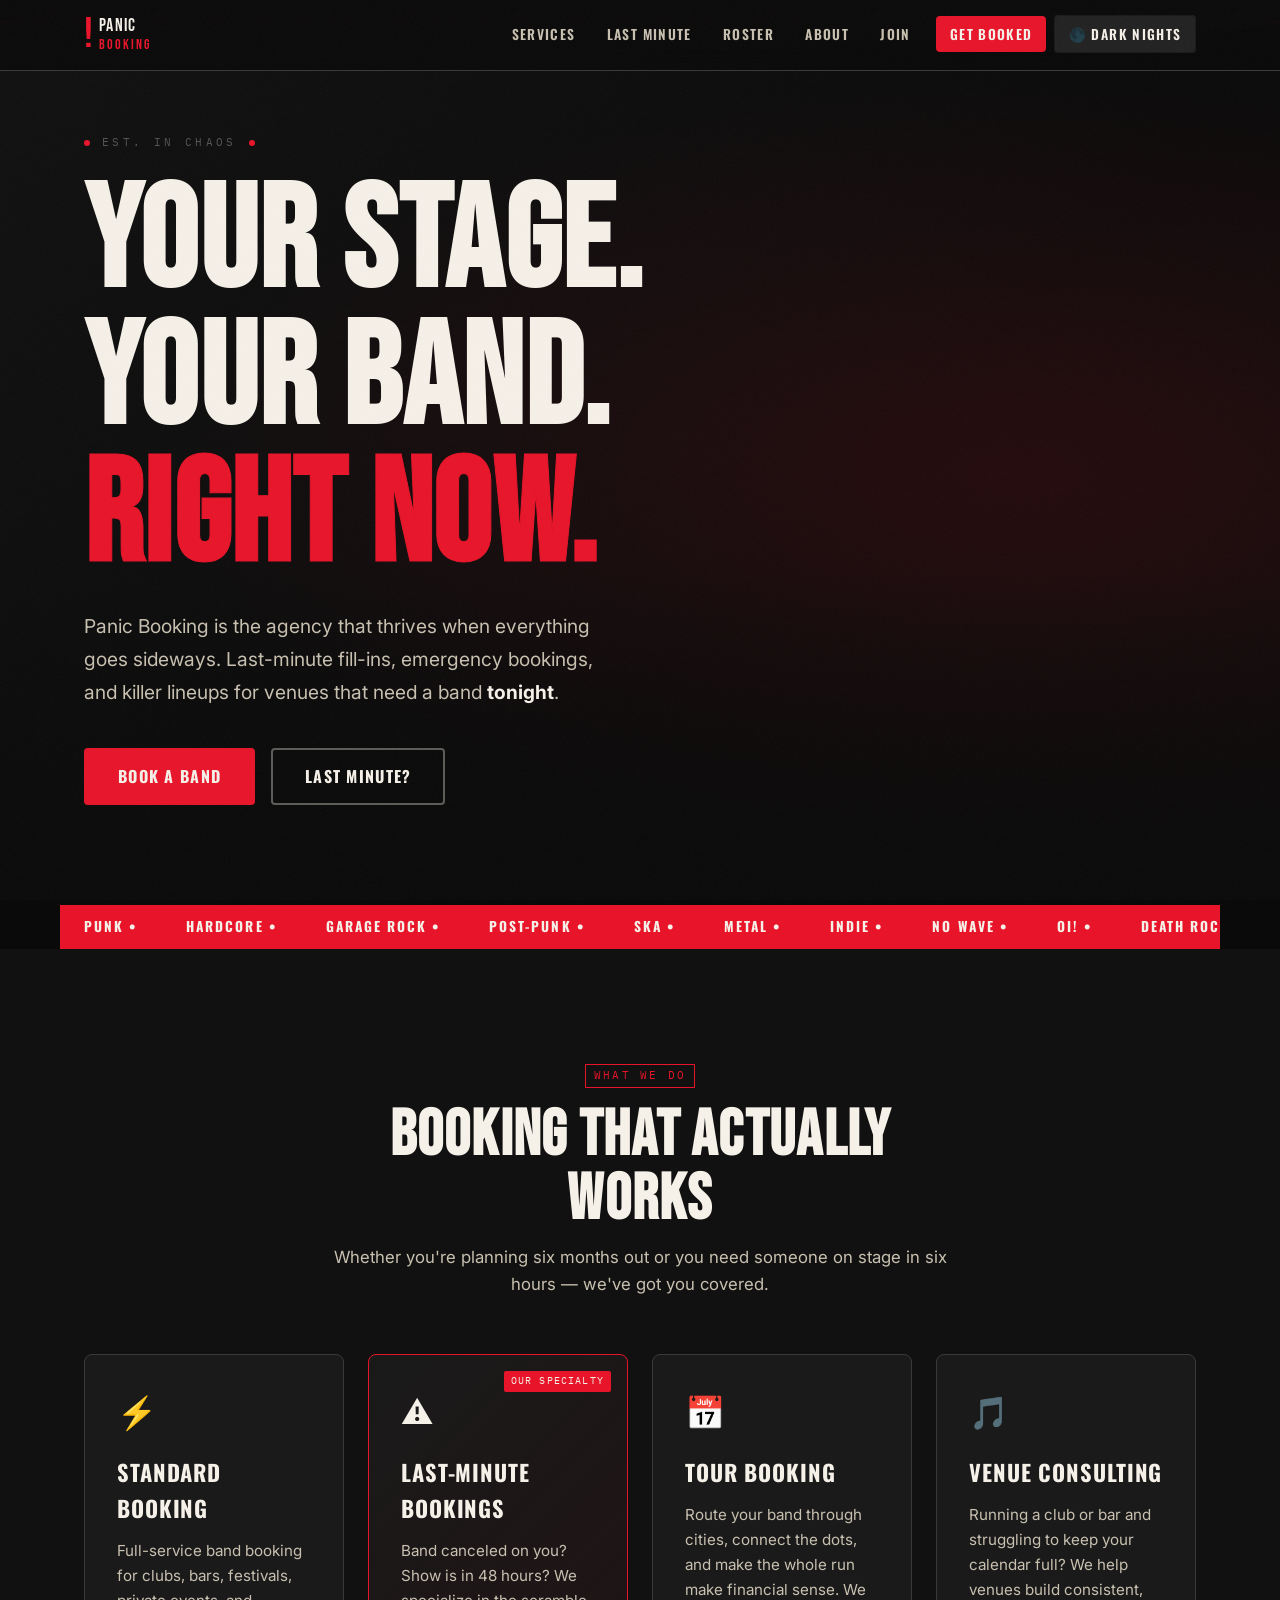
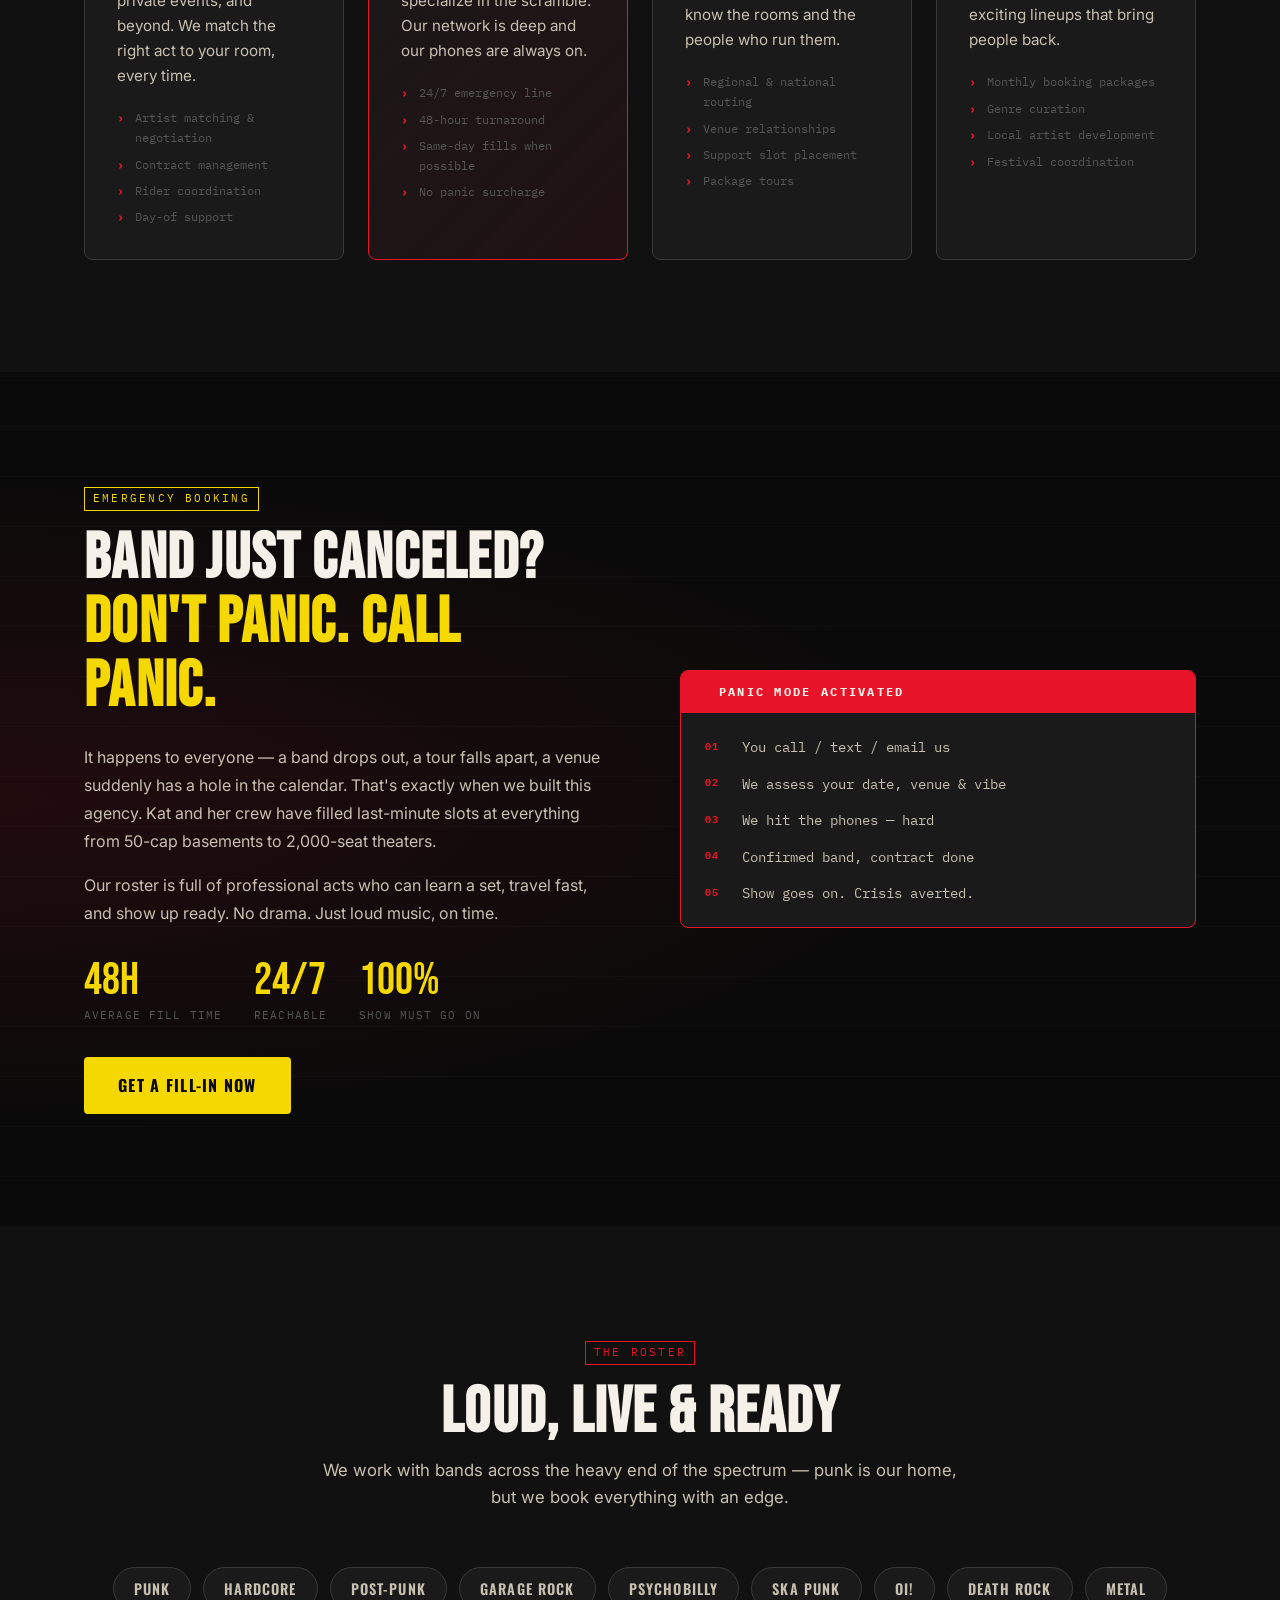
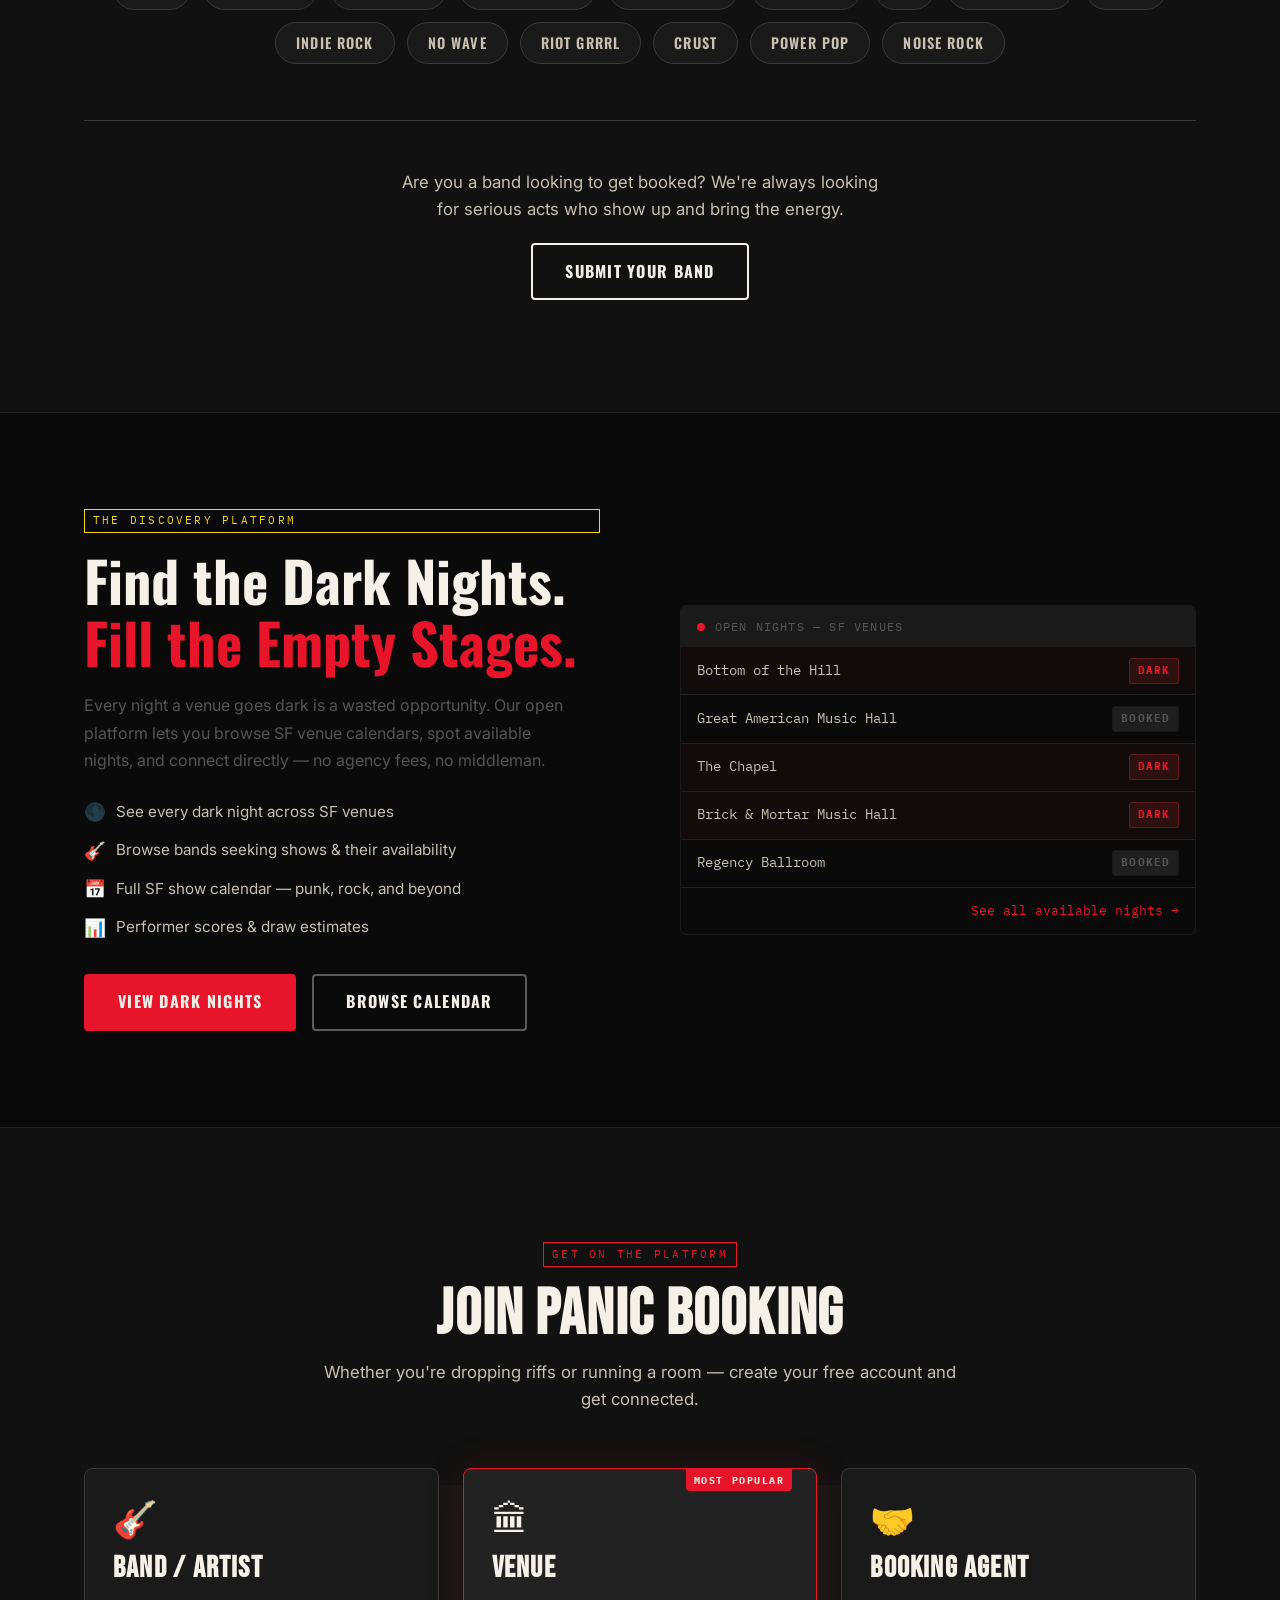
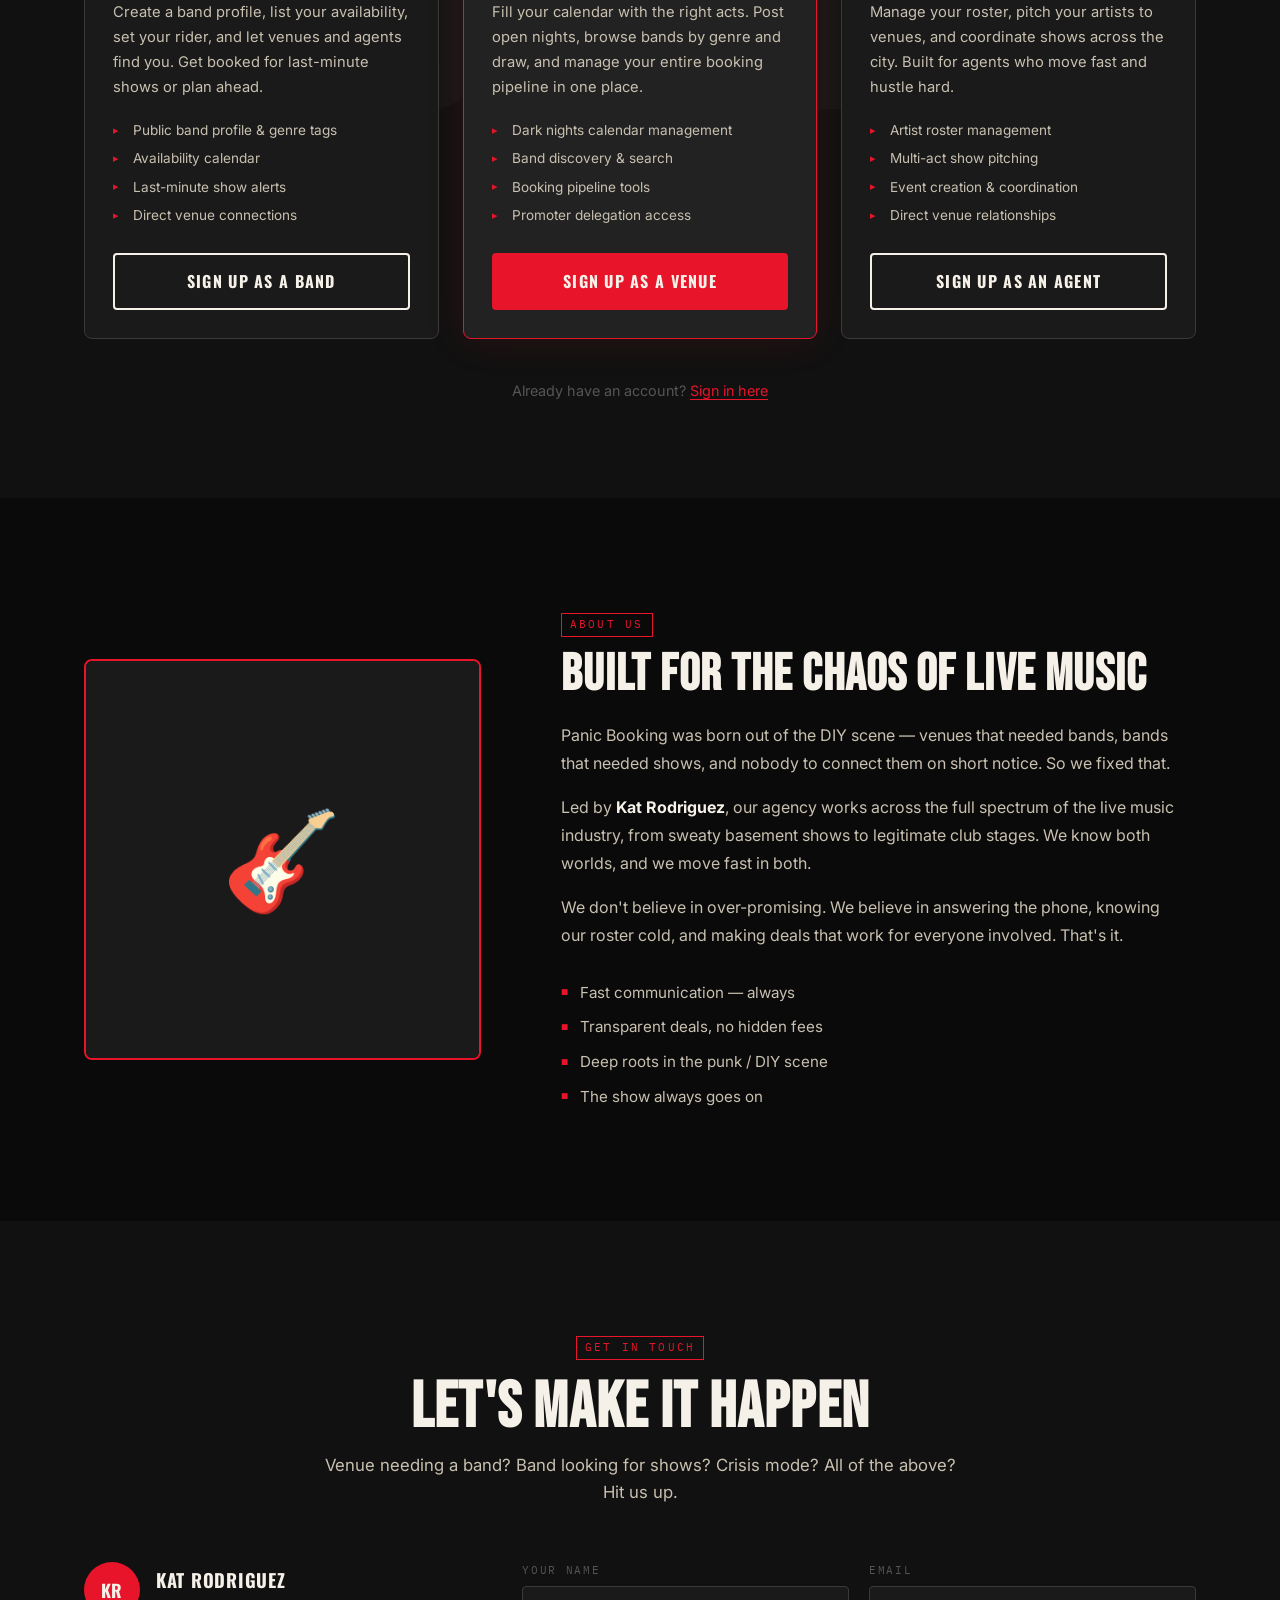
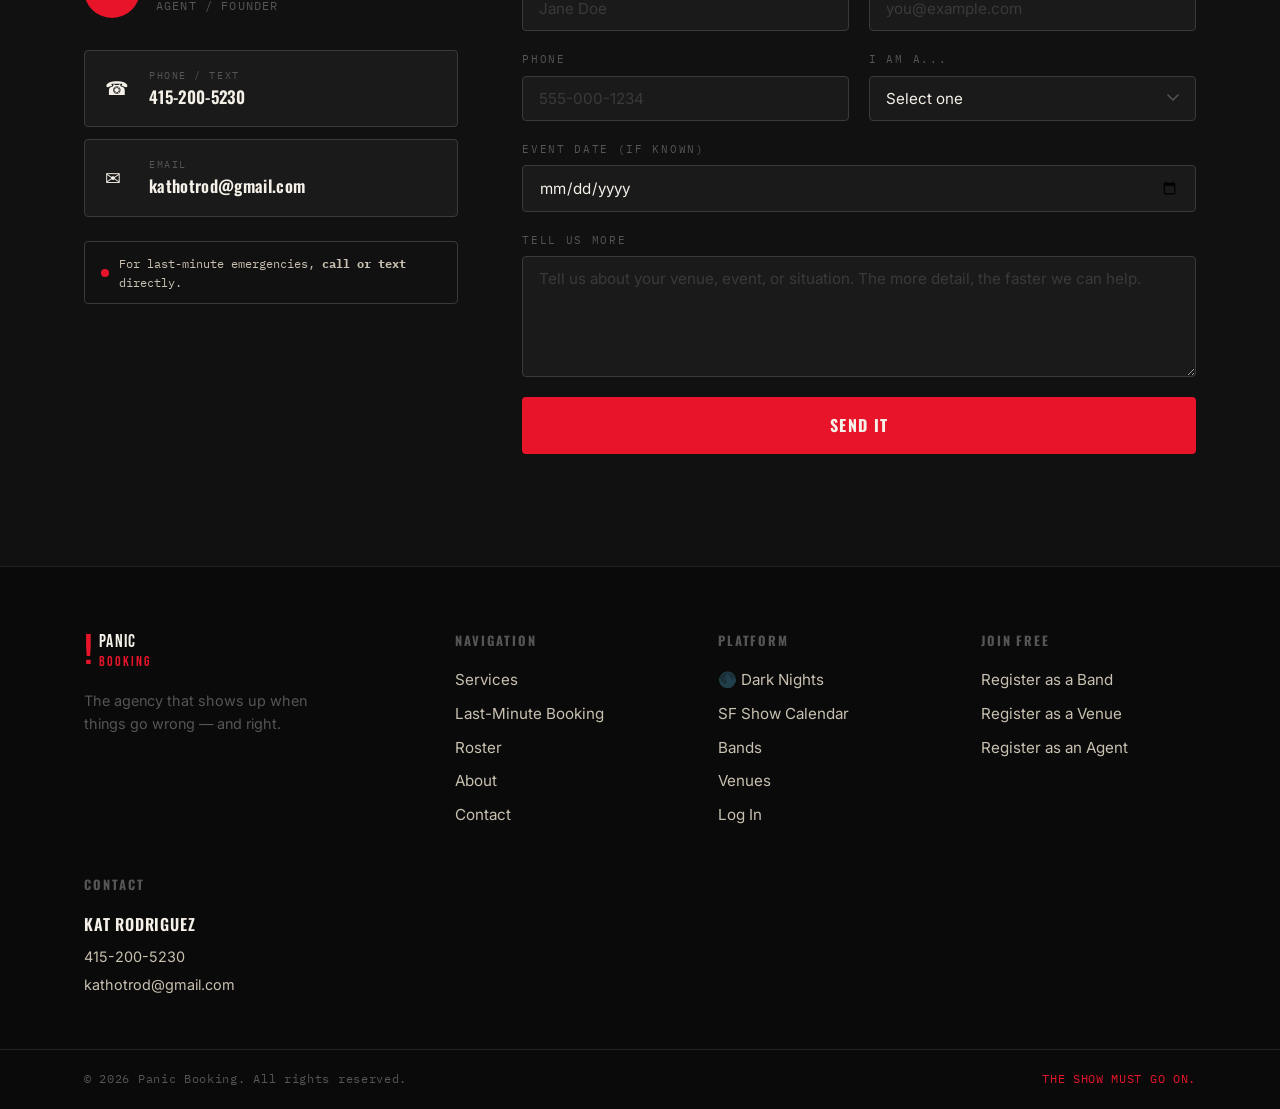
<file: index.html>
<!DOCTYPE html>
<html lang="en">
<head>
  <meta charset="UTF-8" />
  <meta name="viewport" content="width=device-width, initial-scale=1.0" />
  <title>Panic Booking — When You Need a Band, Now</title>
  <meta name="description" content="Panic Booking connects bands with venues. Specialists in last-minute bookings and emergency fill-ins. Punk, rock, and everything loud." />
  <link rel="stylesheet" href="styles.css" />
  <link rel="preconnect" href="https://fonts.googleapis.com" />
  <link rel="preconnect" href="https://fonts.gstatic.com" crossorigin />
  <link href="https://fonts.googleapis.com/css2?family=Bebas+Neue&family=Oswald:wght@400;600;700&family=IBM+Plex+Mono:wght@400;700&family=Inter:wght@400;500;600&display=swap" rel="stylesheet" />
</head>
<body>

  <!-- NOISE OVERLAY -->
  <div class="noise-overlay" aria-hidden="true"></div>

  <!-- HEADER / NAV -->
  <header class="site-header">
    <div class="container header-inner">
      <a href="#" class="logo" aria-label="Panic Booking Home">
        <span class="logo-exclaim">!</span>
        <span class="logo-text">PANIC<br><span class="logo-sub">BOOKING</span></span>
      </a>
      <nav class="main-nav" aria-label="Main navigation">
        <ul>
          <li><a href="#services">Services</a></li>
          <li><a href="#last-minute">Last Minute</a></li>
          <li><a href="#roster">Roster</a></li>
          <li><a href="#about">About</a></li>
          <li><a href="#join">Join</a></li>
          <li><a href="#contact" class="nav-cta">Get Booked</a></li>
          <li><a href="/app/" class="nav-app">🌑 Dark Nights</a></li>
        </ul>
      </nav>
      <button class="hamburger" aria-label="Open menu" aria-expanded="false">
        <span></span><span></span><span></span>
      </button>
    </div>
  </header>

  <!-- MOBILE NAV DRAWER -->
  <div class="mobile-nav" aria-hidden="true">
    <ul>
      <li><a href="#services">Services</a></li>
      <li><a href="#last-minute">Last Minute</a></li>
      <li><a href="#roster">Roster</a></li>
      <li><a href="#about">About</a></li>
      <li><a href="#join">Join the Platform</a></li>
      <li><a href="#contact">Get Booked</a></li>
      <li><a href="/app/">🌑 Dark Nights Platform</a></li>
    </ul>
  </div>

  <!-- HERO -->
  <section class="hero" id="home">
    <div class="hero-bg" aria-hidden="true">
      <div class="hero-stripe stripe-1"></div>
      <div class="hero-stripe stripe-2"></div>
      <div class="hero-stripe stripe-3"></div>
    </div>
    <div class="container hero-content">
      <div class="hero-eyebrow">
        <span class="dot"></span>
        <span>EST. IN CHAOS</span>
        <span class="dot"></span>
      </div>
      <h1 class="hero-headline">
        YOUR STAGE.<br>
        YOUR BAND.<br>
        <em>RIGHT NOW.</em>
      </h1>
      <p class="hero-sub">
        Panic Booking is the agency that thrives when everything goes sideways.
        Last-minute fill-ins, emergency bookings, and killer lineups for venues
        that need a band <strong>tonight</strong>.
      </p>
      <div class="hero-actions">
        <a href="#contact" class="btn btn-primary">Book a Band</a>
        <a href="#last-minute" class="btn btn-ghost">Last Minute?</a>
      </div>
      <div class="hero-ticker" aria-label="Scrolling marquee">
        <div class="ticker-track">
          <span>PUNK &bull;</span>
          <span>HARDCORE &bull;</span>
          <span>GARAGE ROCK &bull;</span>
          <span>POST-PUNK &bull;</span>
          <span>SKA &bull;</span>
          <span>METAL &bull;</span>
          <span>INDIE &bull;</span>
          <span>NO WAVE &bull;</span>
          <span>OI! &bull;</span>
          <span>DEATH ROCK &bull;</span>
          <span>PUNK &bull;</span>
          <span>HARDCORE &bull;</span>
          <span>GARAGE ROCK &bull;</span>
          <span>POST-PUNK &bull;</span>
          <span>SKA &bull;</span>
          <span>METAL &bull;</span>
          <span>INDIE &bull;</span>
          <span>NO WAVE &bull;</span>
          <span>OI! &bull;</span>
          <span>DEATH ROCK &bull;</span>
        </div>
      </div>
    </div>
  </section>

  <!-- SERVICES -->
  <section class="services" id="services">
    <div class="container">
      <div class="section-header">
        <span class="section-tag">What We Do</span>
        <h2>Booking That Actually Works</h2>
        <p>Whether you're planning six months out or you need someone on stage in six hours — we've got you covered.</p>
      </div>
      <div class="services-grid">
        <article class="service-card">
          <div class="service-icon" aria-hidden="true">&#9889;</div>
          <h3>Standard Booking</h3>
          <p>Full-service band booking for clubs, bars, festivals, private events, and beyond. We match the right act to your room, every time.</p>
          <ul class="service-list">
            <li>Artist matching & negotiation</li>
            <li>Contract management</li>
            <li>Rider coordination</li>
            <li>Day-of support</li>
          </ul>
        </article>
        <article class="service-card card-accent">
          <div class="service-icon" aria-hidden="true">&#9888;</div>
          <h3>Last-Minute Bookings</h3>
          <p>Band canceled on you? Show is in 48 hours? We specialize in the scramble. Our network is deep and our phones are always on.</p>
          <ul class="service-list">
            <li>24/7 emergency line</li>
            <li>48-hour turnaround</li>
            <li>Same-day fills when possible</li>
            <li>No panic surcharge</li>
          </ul>
          <span class="card-badge">Our Specialty</span>
        </article>
        <article class="service-card">
          <div class="service-icon" aria-hidden="true">&#128197;</div>
          <h3>Tour Booking</h3>
          <p>Route your band through cities, connect the dots, and make the whole run make financial sense. We know the rooms and the people who run them.</p>
          <ul class="service-list">
            <li>Regional & national routing</li>
            <li>Venue relationships</li>
            <li>Support slot placement</li>
            <li>Package tours</li>
          </ul>
        </article>
        <article class="service-card">
          <div class="service-icon" aria-hidden="true">&#127925;</div>
          <h3>Venue Consulting</h3>
          <p>Running a club or bar and struggling to keep your calendar full? We help venues build consistent, exciting lineups that bring people back.</p>
          <ul class="service-list">
            <li>Monthly booking packages</li>
            <li>Genre curation</li>
            <li>Local artist development</li>
            <li>Festival coordination</li>
          </ul>
        </article>
      </div>
    </div>
  </section>

  <!-- LAST MINUTE CALLOUT -->
  <section class="last-minute" id="last-minute">
    <div class="lm-bg" aria-hidden="true"></div>
    <div class="container lm-inner">
      <div class="lm-text">
        <span class="section-tag tag-dark">Emergency Booking</span>
        <h2>Band Just Canceled?<br><em>Don't Panic. Call Panic.</em></h2>
        <p>
          It happens to everyone — a band drops out, a tour falls apart, a venue
          suddenly has a hole in the calendar. That's exactly when we built this agency.
          Kat and her crew have filled last-minute slots at everything from 50-cap
          basements to 2,000-seat theaters.
        </p>
        <p>
          Our roster is full of professional acts who can learn a set, travel fast, and
          show up ready. No drama. Just loud music, on time.
        </p>
        <div class="lm-stats">
          <div class="stat">
            <span class="stat-num">48h</span>
            <span class="stat-label">Average fill time</span>
          </div>
          <div class="stat">
            <span class="stat-num">24/7</span>
            <span class="stat-label">Reachable</span>
          </div>
          <div class="stat">
            <span class="stat-num">100%</span>
            <span class="stat-label">Show must go on</span>
          </div>
        </div>
        <a href="#contact" class="btn btn-danger">Get a Fill-In Now</a>
      </div>
      <div class="lm-visual" aria-hidden="true">
        <div class="lm-card">
          <div class="lm-card-header">
            <span class="blink-dot"></span>
            PANIC MODE ACTIVATED
          </div>
          <div class="lm-card-body">
            <div class="lm-step">
              <span class="step-num">01</span>
              <span>You call / text / email us</span>
            </div>
            <div class="lm-step">
              <span class="step-num">02</span>
              <span>We assess your date, venue & vibe</span>
            </div>
            <div class="lm-step">
              <span class="step-num">03</span>
              <span>We hit the phones — hard</span>
            </div>
            <div class="lm-step">
              <span class="step-num">04</span>
              <span>Confirmed band, contract done</span>
            </div>
            <div class="lm-step">
              <span class="step-num">05</span>
              <span>Show goes on. Crisis averted.</span>
            </div>
          </div>
        </div>
      </div>
    </div>
  </section>

  <!-- ROSTER / GENRES -->
  <section class="roster" id="roster">
    <div class="container">
      <div class="section-header">
        <span class="section-tag">The Roster</span>
        <h2>Loud, Live &amp; Ready</h2>
        <p>We work with bands across the heavy end of the spectrum — punk is our home, but we book everything with an edge.</p>
      </div>
      <div class="genre-grid">
        <div class="genre-pill">Punk</div>
        <div class="genre-pill">Hardcore</div>
        <div class="genre-pill">Post-Punk</div>
        <div class="genre-pill">Garage Rock</div>
        <div class="genre-pill">Psychobilly</div>
        <div class="genre-pill">Ska Punk</div>
        <div class="genre-pill">Oi!</div>
        <div class="genre-pill">Death Rock</div>
        <div class="genre-pill">Metal</div>
        <div class="genre-pill">Indie Rock</div>
        <div class="genre-pill">No Wave</div>
        <div class="genre-pill">Riot Grrrl</div>
        <div class="genre-pill">Crust</div>
        <div class="genre-pill">Power Pop</div>
        <div class="genre-pill">Noise Rock</div>
      </div>
      <div class="roster-cta">
        <p>Are you a band looking to get booked? We're always looking for serious acts who show up and bring the energy.</p>
        <a href="/app/signup.php?type=band" class="btn btn-outline">Submit Your Band</a>
      </div>
    </div>
  </section>

  <!-- PLATFORM CALLOUT -->
  <section class="platform-callout" id="platform">
    <div class="container">
      <div class="platform-inner">
        <div class="platform-text">
          <span class="section-tag tag-dark">The Discovery Platform</span>
          <h2>Find the Dark Nights.<br><em>Fill the Empty Stages.</em></h2>
          <p>
            Every night a venue goes dark is a wasted opportunity. Our open platform
            lets you browse SF venue calendars, spot available nights, and connect
            directly — no agency fees, no middleman.
          </p>
          <ul class="platform-list">
            <li><span class="platform-bullet">🌑</span> See every dark night across SF venues</li>
            <li><span class="platform-bullet">🎸</span> Browse bands seeking shows &amp; their availability</li>
            <li><span class="platform-bullet">📅</span> Full SF show calendar — punk, rock, and beyond</li>
            <li><span class="platform-bullet">📊</span> Performer scores &amp; draw estimates</li>
          </ul>
          <div class="platform-actions">
            <a href="/app/dark-nights.php" class="btn btn-primary">View Dark Nights</a>
            <a href="/app/calendar.php" class="btn btn-ghost">Browse Calendar</a>
          </div>
        </div>
        <div class="platform-visual" aria-hidden="true">
          <div class="dn-preview">
            <div class="dn-preview-header">
              <span class="blink-dot"></span>
              OPEN NIGHTS — SF VENUES
            </div>
            <div class="dn-preview-row dark-row">
              <span class="dn-venue">Bottom of the Hill</span>
              <span class="dn-badge dark">DARK</span>
            </div>
            <div class="dn-preview-row booked-row">
              <span class="dn-venue">Great American Music Hall</span>
              <span class="dn-badge booked">BOOKED</span>
            </div>
            <div class="dn-preview-row dark-row">
              <span class="dn-venue">The Chapel</span>
              <span class="dn-badge dark">DARK</span>
            </div>
            <div class="dn-preview-row dark-row">
              <span class="dn-venue">Brick &amp; Mortar Music Hall</span>
              <span class="dn-badge dark">DARK</span>
            </div>
            <div class="dn-preview-row booked-row">
              <span class="dn-venue">Regency Ballroom</span>
              <span class="dn-badge booked">BOOKED</span>
            </div>
            <div class="dn-preview-footer">
              <a href="/app/dark-nights.php">See all available nights →</a>
            </div>
          </div>
        </div>
      </div>
    </div>
  </section>

  <!-- JOIN THE PLATFORM -->
  <section class="join-platform" id="join">
    <div class="container">
      <div class="section-header">
        <span class="section-tag">Get On The Platform</span>
        <h2>Join Panic Booking</h2>
        <p>Whether you're dropping riffs or running a room — create your free account and get connected.</p>
      </div>
      <div class="join-grid">

        <article class="join-card">
          <div class="join-card-icon" aria-hidden="true">🎸</div>
          <h3>Band / Artist</h3>
          <p>Create a band profile, list your availability, set your rider, and let venues and agents find you. Get booked for last-minute shows or plan ahead.</p>
          <ul class="join-perks">
            <li>Public band profile &amp; genre tags</li>
            <li>Availability calendar</li>
            <li>Last-minute show alerts</li>
            <li>Direct venue connections</li>
          </ul>
          <a href="/app/signup.php?type=band" class="btn btn-outline join-btn">Sign Up as a Band</a>
        </article>

        <article class="join-card join-card-featured">
          <div class="join-card-badge">Most Popular</div>
          <div class="join-card-icon" aria-hidden="true">🏛</div>
          <h3>Venue</h3>
          <p>Fill your calendar with the right acts. Post open nights, browse bands by genre and draw, and manage your entire booking pipeline in one place.</p>
          <ul class="join-perks">
            <li>Dark nights calendar management</li>
            <li>Band discovery &amp; search</li>
            <li>Booking pipeline tools</li>
            <li>Promoter delegation access</li>
          </ul>
          <a href="/app/signup.php?type=venue" class="btn btn-primary join-btn">Sign Up as a Venue</a>
        </article>

        <article class="join-card">
          <div class="join-card-icon" aria-hidden="true">🤝</div>
          <h3>Booking Agent</h3>
          <p>Manage your roster, pitch your artists to venues, and coordinate shows across the city. Built for agents who move fast and hustle hard.</p>
          <ul class="join-perks">
            <li>Artist roster management</li>
            <li>Multi-act show pitching</li>
            <li>Event creation &amp; coordination</li>
            <li>Direct venue relationships</li>
          </ul>
          <a href="/app/signup.php?type=agent" class="btn btn-outline join-btn">Sign Up as an Agent</a>
        </article>

      </div>
      <p class="join-login">Already have an account? <a href="/app/login.php">Sign in here</a></p>
    </div>
  </section>

  <!-- ABOUT -->
  <section class="about" id="about">
    <div class="container about-inner">
      <div class="about-visual" aria-hidden="true">
        <div class="about-block">
          <div class="about-block-inner">
            <span class="about-icon">&#127928;</span>
          </div>
        </div>
        <div class="about-accent-lines">
          <div class="acc-line"></div>
          <div class="acc-line"></div>
          <div class="acc-line"></div>
        </div>
      </div>
      <div class="about-text">
        <span class="section-tag">About Us</span>
        <h2>Built for the Chaos of Live Music</h2>
        <p>
          Panic Booking was born out of the DIY scene — venues that needed bands,
          bands that needed shows, and nobody to connect them on short notice. So
          we fixed that.
        </p>
        <p>
          Led by <strong>Kat Rodriguez</strong>, our agency works across the full
          spectrum of the live music industry, from sweaty basement shows to legitimate
          club stages. We know both worlds, and we move fast in both.
        </p>
        <p>
          We don't believe in over-promising. We believe in answering the phone,
          knowing our roster cold, and making deals that work for everyone involved.
          That's it.
        </p>
        <div class="about-values">
          <div class="value-item">
            <span class="value-marker">&#9632;</span>
            <span>Fast communication — always</span>
          </div>
          <div class="value-item">
            <span class="value-marker">&#9632;</span>
            <span>Transparent deals, no hidden fees</span>
          </div>
          <div class="value-item">
            <span class="value-marker">&#9632;</span>
            <span>Deep roots in the punk / DIY scene</span>
          </div>
          <div class="value-item">
            <span class="value-marker">&#9632;</span>
            <span>The show always goes on</span>
          </div>
        </div>
      </div>
    </div>
  </section>

  <!-- CONTACT -->
  <section class="contact" id="contact">
    <div class="container">
      <div class="section-header">
        <span class="section-tag">Get In Touch</span>
        <h2>Let's Make It Happen</h2>
        <p>Venue needing a band? Band looking for shows? Crisis mode? All of the above? Hit us up.</p>
      </div>
      <div class="contact-inner">
        <div class="contact-info">
          <div class="contact-person">
            <div class="person-avatar" aria-hidden="true">KR</div>
            <div class="person-details">
              <strong>Kat Rodriguez</strong>
              <span>Agent / Founder</span>
            </div>
          </div>
          <div class="contact-methods">
            <a href="tel:4152005230" class="contact-method">
              <span class="method-icon" aria-hidden="true">&#9742;</span>
              <span class="method-label">Phone / Text</span>
              <span class="method-value">415-200-5230</span>
            </a>
            <a href="mailto:kathotrod@gmail.com" class="contact-method">
              <span class="method-icon" aria-hidden="true">&#9993;</span>
              <span class="method-label">Email</span>
              <span class="method-value">kathotrod@gmail.com</span>
            </a>
          </div>
          <div class="contact-note">
            <span class="blink-dot"></span>
            <span>For last-minute emergencies, <strong>call or text</strong> directly.</span>
          </div>
        </div>

        <form class="contact-form" name="booking-inquiry" action="#" method="post" novalidate>
          <div class="form-row">
            <div class="form-group">
              <label for="name">Your Name</label>
              <input type="text" id="name" name="name" placeholder="Jane Doe" required />
            </div>
            <div class="form-group">
              <label for="email">Email</label>
              <input type="email" id="email" name="email" placeholder="you@example.com" required />
            </div>
          </div>
          <div class="form-row">
            <div class="form-group">
              <label for="phone">Phone</label>
              <input type="tel" id="phone" name="phone" placeholder="555-000-1234" />
            </div>
            <div class="form-group">
              <label for="inquiry-type">I am a...</label>
              <select id="inquiry-type" name="inquiry-type" required>
                <option value="" disabled selected>Select one</option>
                <option value="venue">Venue / Promoter</option>
                <option value="band">Band / Artist</option>
                <option value="festival">Festival / Event</option>
                <option value="emergency">EMERGENCY — need a band NOW</option>
              </select>
            </div>
          </div>
          <div class="form-group">
            <label for="date">Event Date (if known)</label>
            <input type="date" id="date" name="date" />
          </div>
          <div class="form-group">
            <label for="message">Tell Us More</label>
            <textarea id="message" name="message" rows="5" placeholder="Tell us about your venue, event, or situation. The more detail, the faster we can help."></textarea>
          </div>
          <button type="submit" class="btn btn-primary btn-full">Send It</button>
        </form>
      </div>
    </div>
  </section>

  <!-- FOOTER -->
  <footer class="site-footer">
    <div class="container footer-inner">
      <div class="footer-brand">
        <a href="#" class="logo" aria-label="Panic Booking Home">
          <span class="logo-exclaim">!</span>
          <span class="logo-text">PANIC<br><span class="logo-sub">BOOKING</span></span>
        </a>
        <p>The agency that shows up when things go wrong — and right.</p>
      </div>
      <div class="footer-links">
        <h4>Navigation</h4>
        <ul>
          <li><a href="#services">Services</a></li>
          <li><a href="#last-minute">Last-Minute Booking</a></li>
          <li><a href="#roster">Roster</a></li>
          <li><a href="#about">About</a></li>
          <li><a href="#contact">Contact</a></li>
        </ul>
      </div>
      <div class="footer-links">
        <h4>Platform</h4>
        <ul>
          <li><a href="/app/dark-nights.php">🌑 Dark Nights</a></li>
          <li><a href="/app/calendar.php">SF Show Calendar</a></li>
          <li><a href="/app/bands.php">Bands</a></li>
          <li><a href="/app/venues">Venues</a></li>
          <li><a href="/app/login.php">Log In</a></li>
        </ul>
      </div>
      <div class="footer-links">
        <h4>Join Free</h4>
        <ul>
          <li><a href="/app/signup.php?type=band">Register as a Band</a></li>
          <li><a href="/app/signup.php?type=venue">Register as a Venue</a></li>
          <li><a href="/app/signup.php?type=agent">Register as an Agent</a></li>
        </ul>
      </div>
      <div class="footer-contact">
        <h4>Contact</h4>
        <p>Kat Rodriguez</p>
        <a href="tel:4152005230">415-200-5230</a>
        <a href="mailto:kathotrod@gmail.com">kathotrod@gmail.com</a>
      </div>
    </div>
    <div class="footer-bottom">
      <div class="container">
        <span>&copy; 2026 Panic Booking. All rights reserved.</span>
        <span class="footer-motto">The show must go on.</span>
      </div>
    </div>
  </footer>

  <script src="script.js"></script>
</body>
</html>
</file>
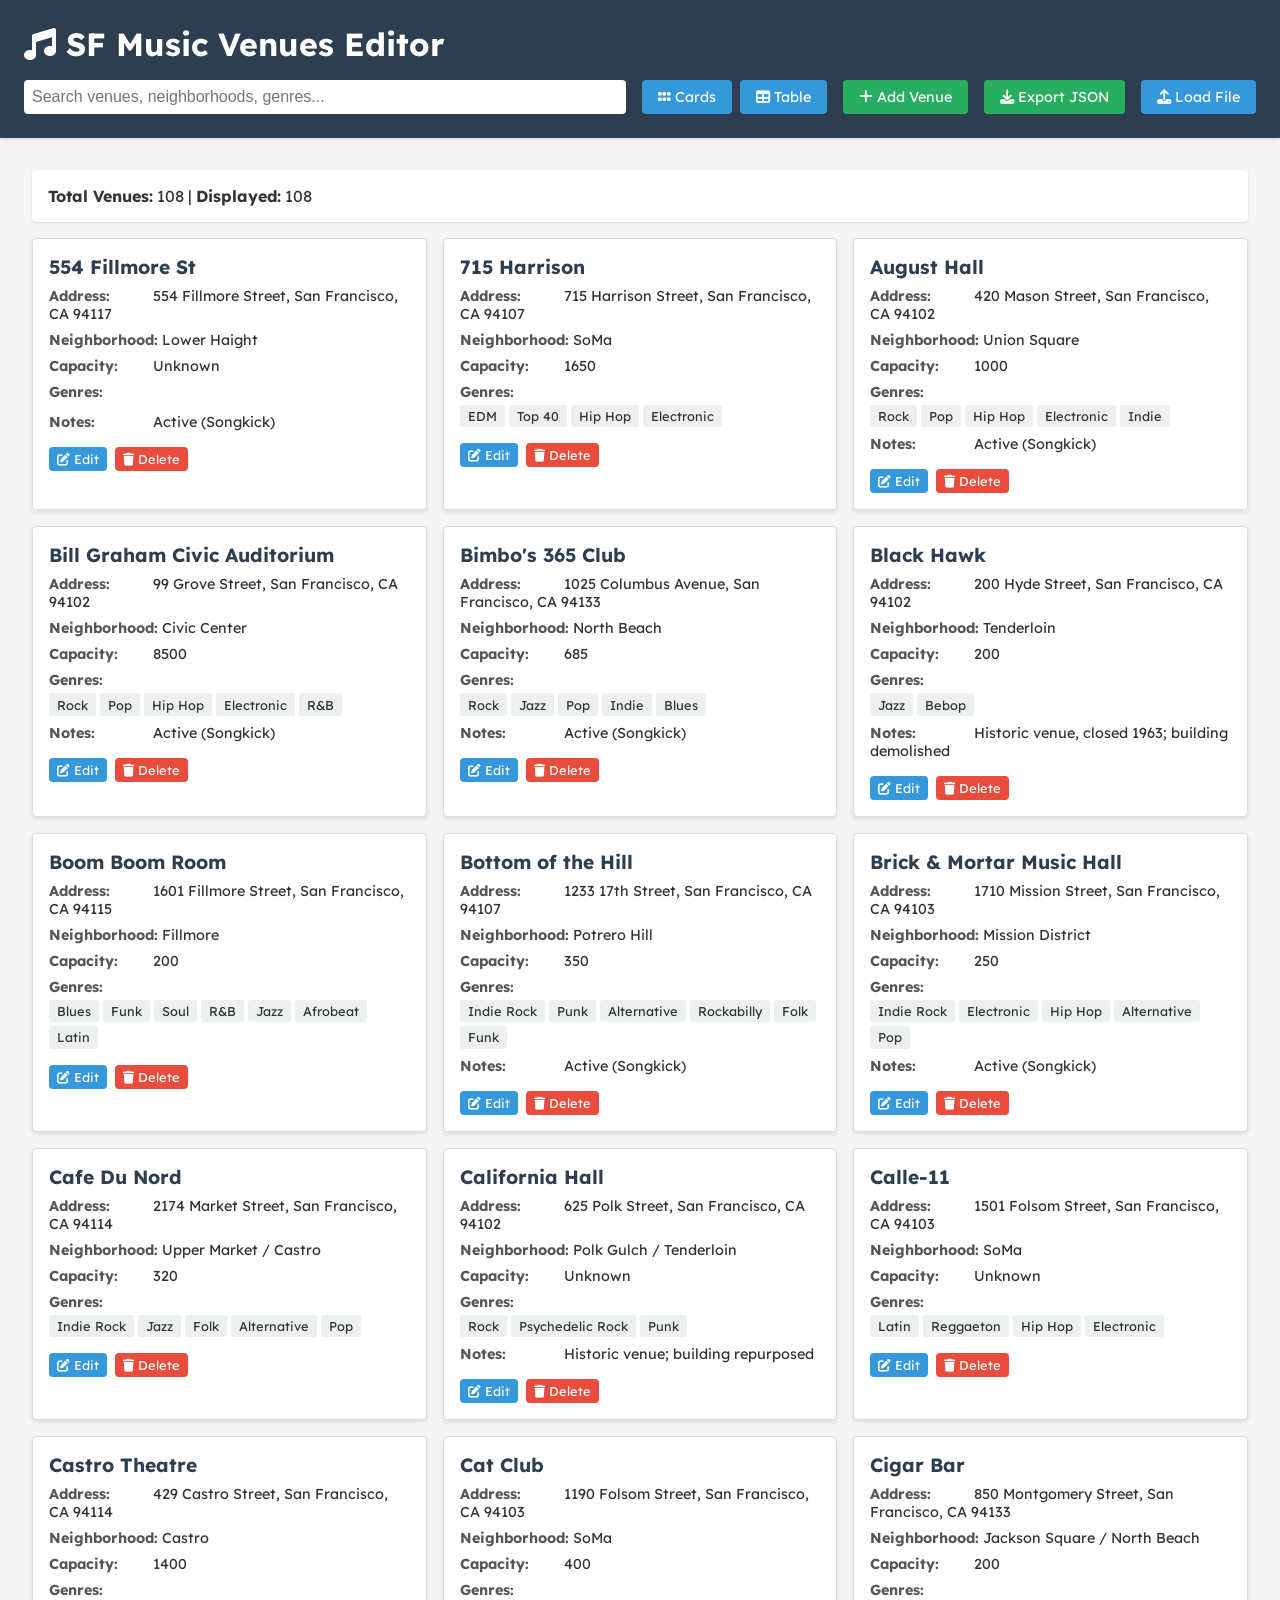
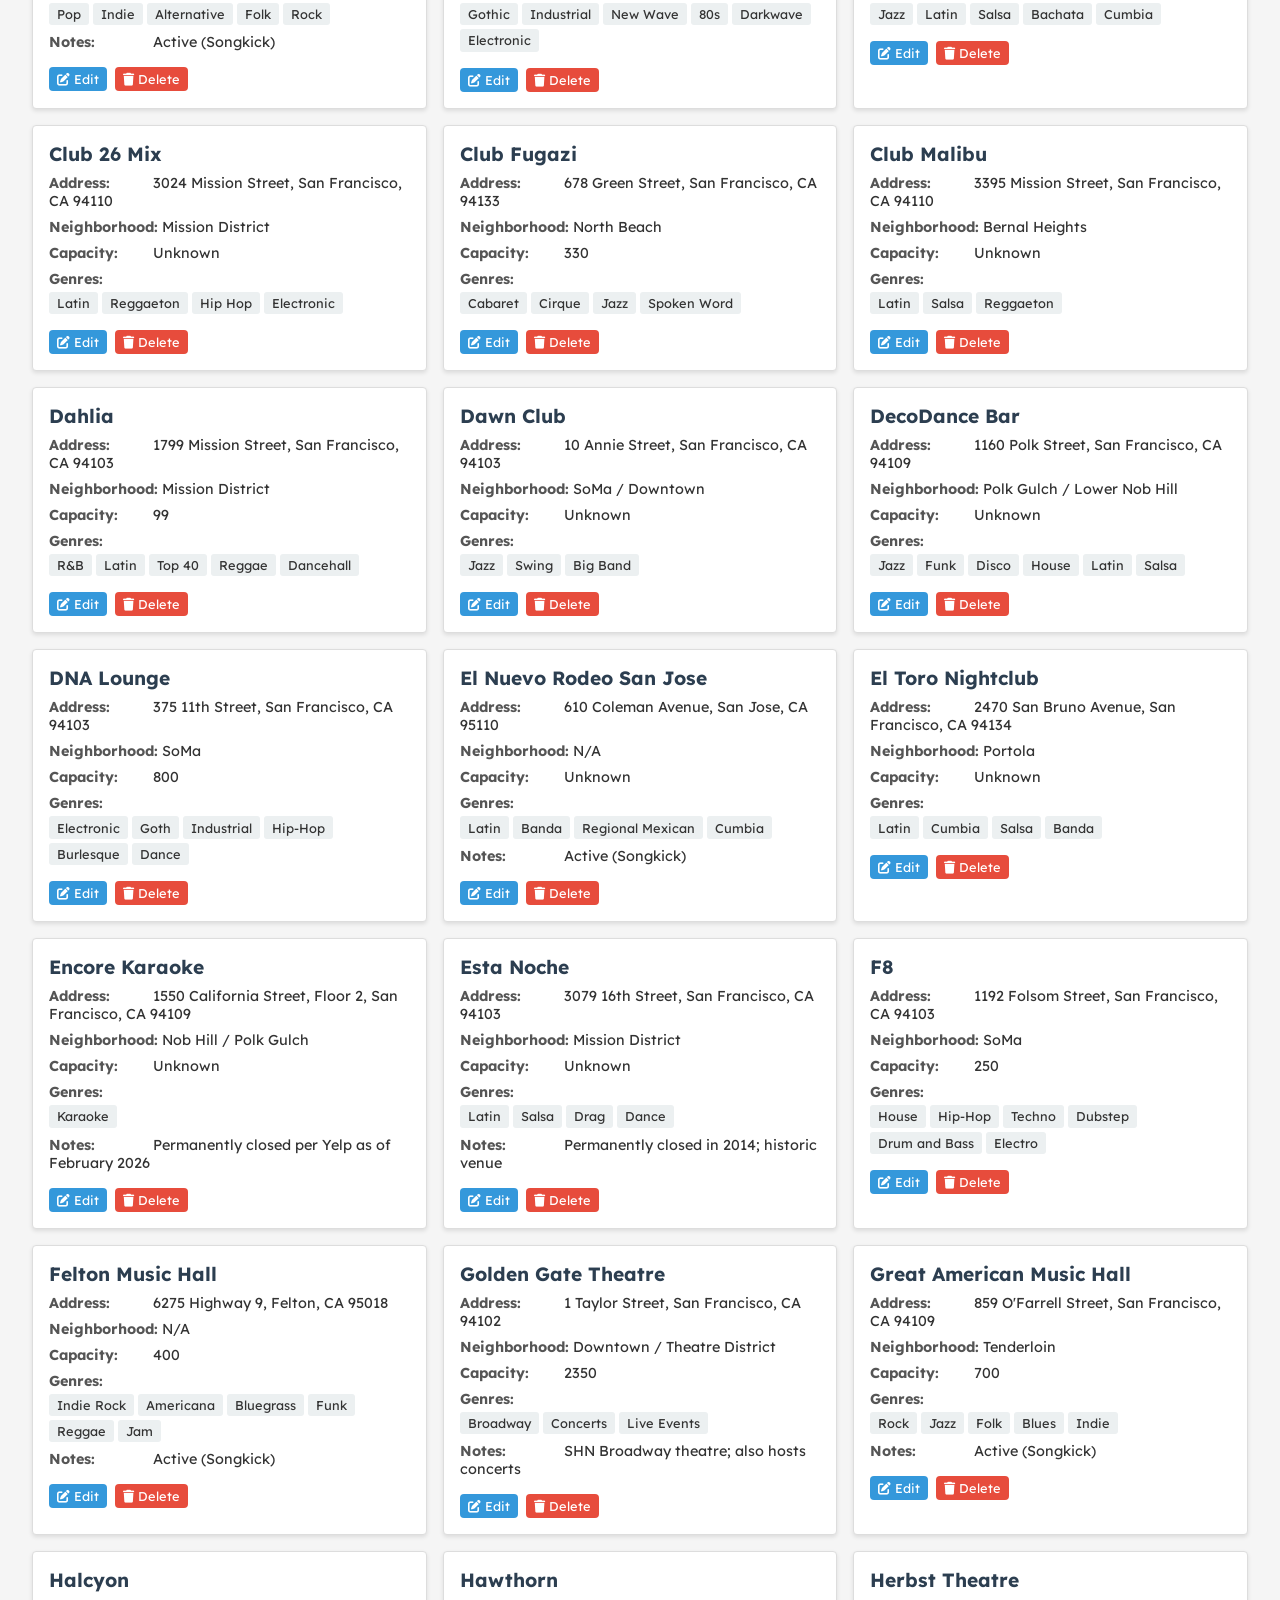
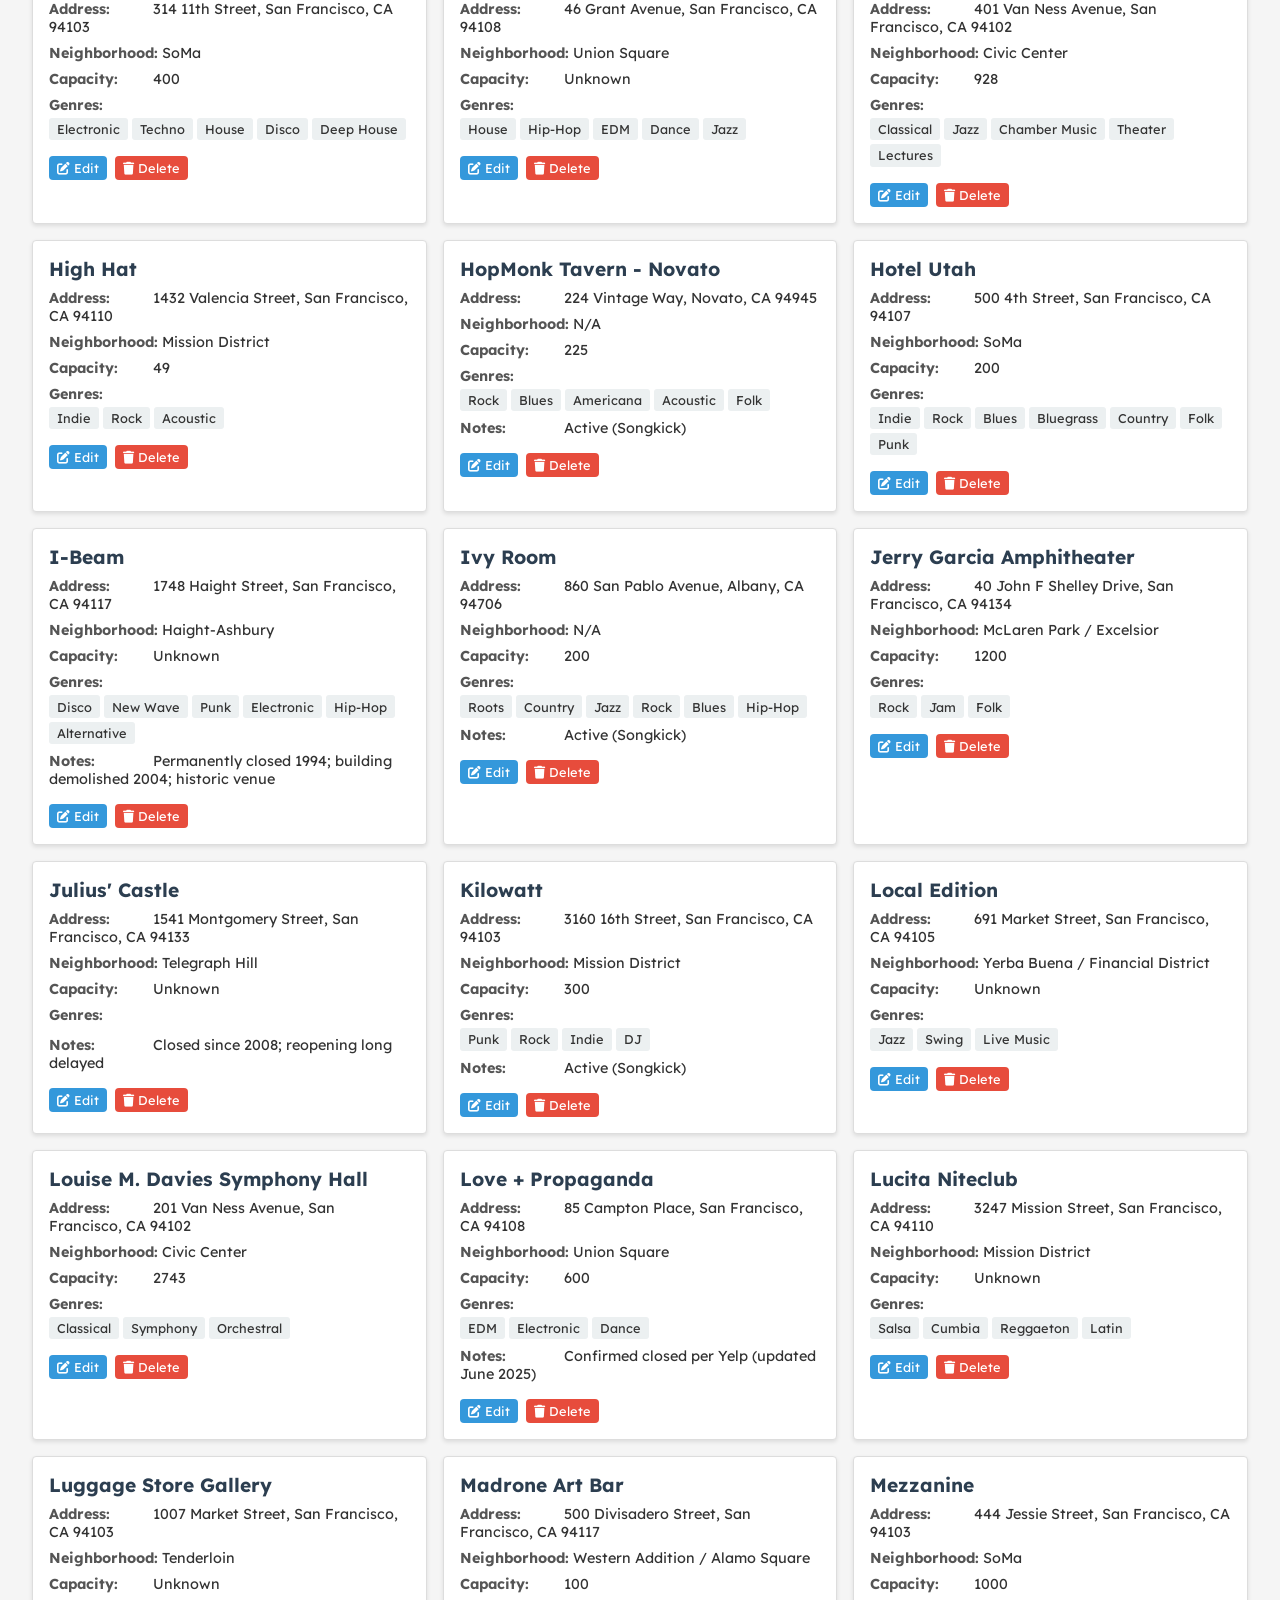
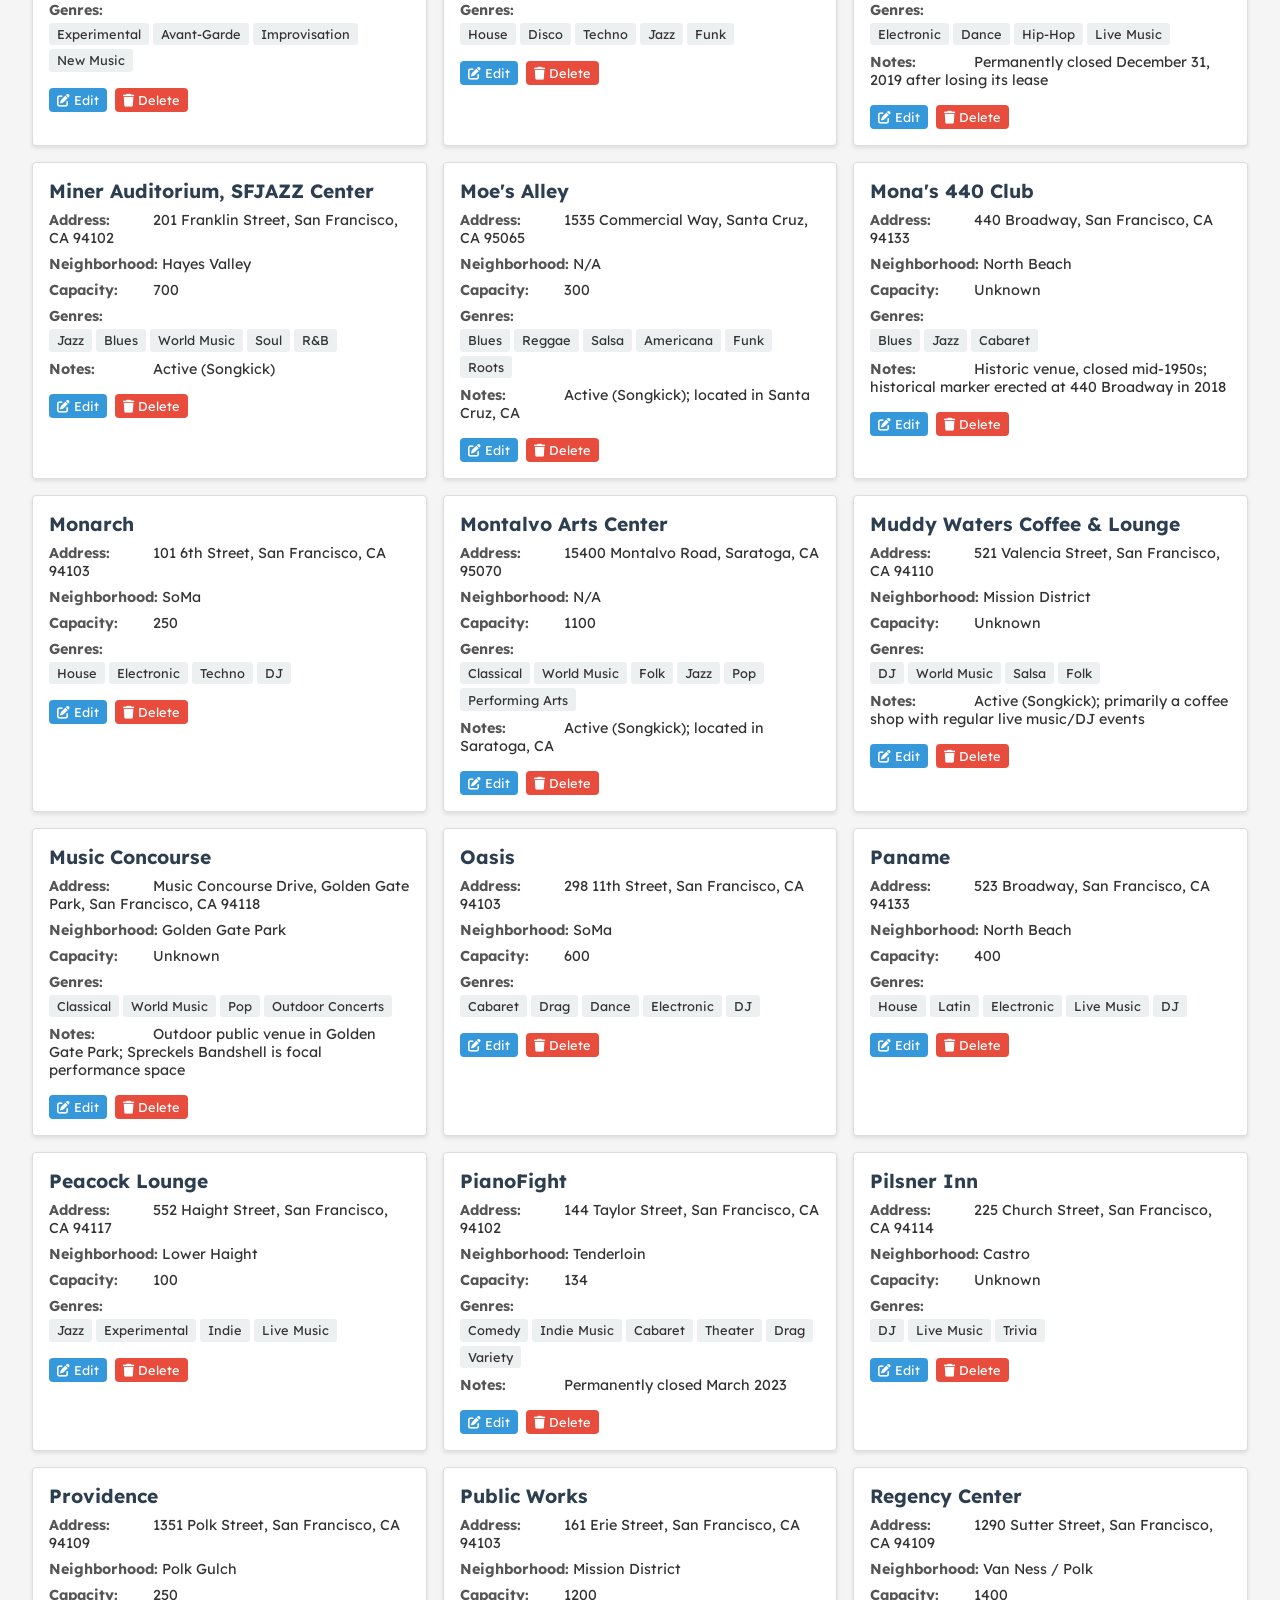
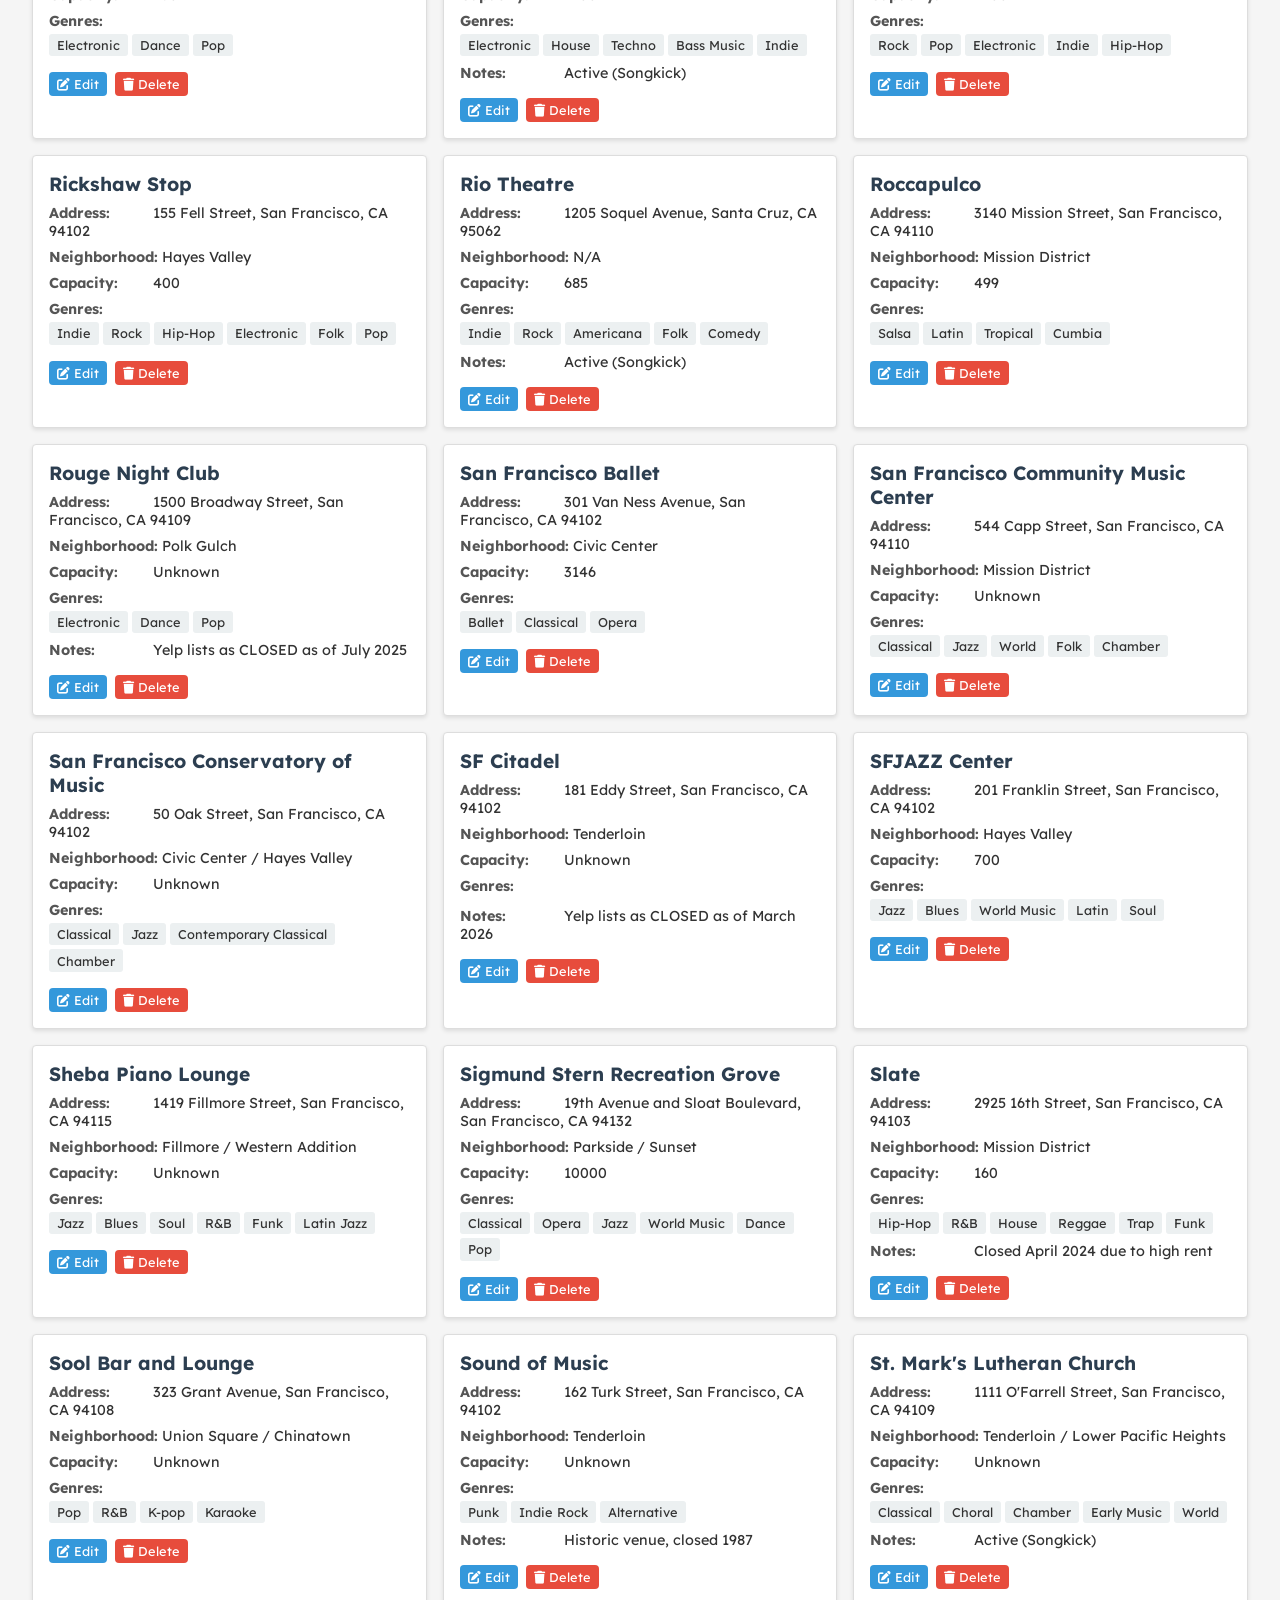
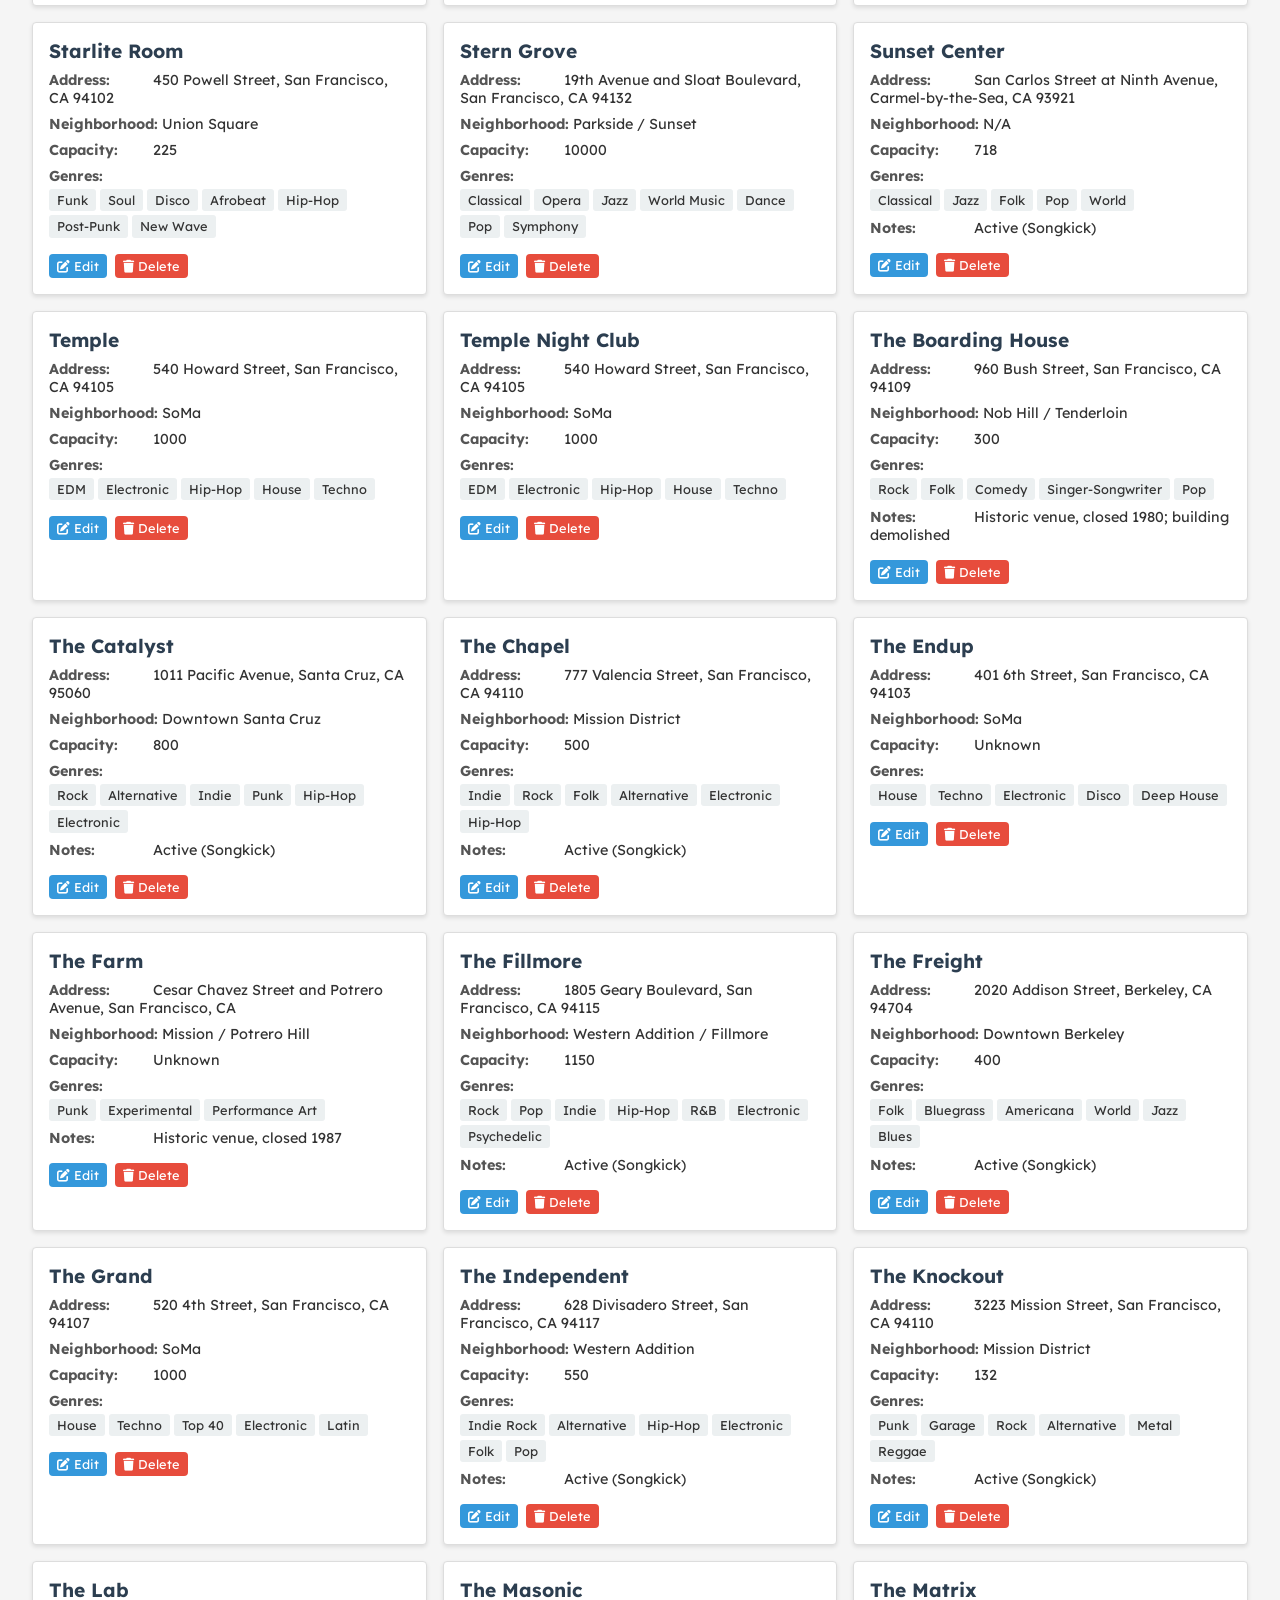
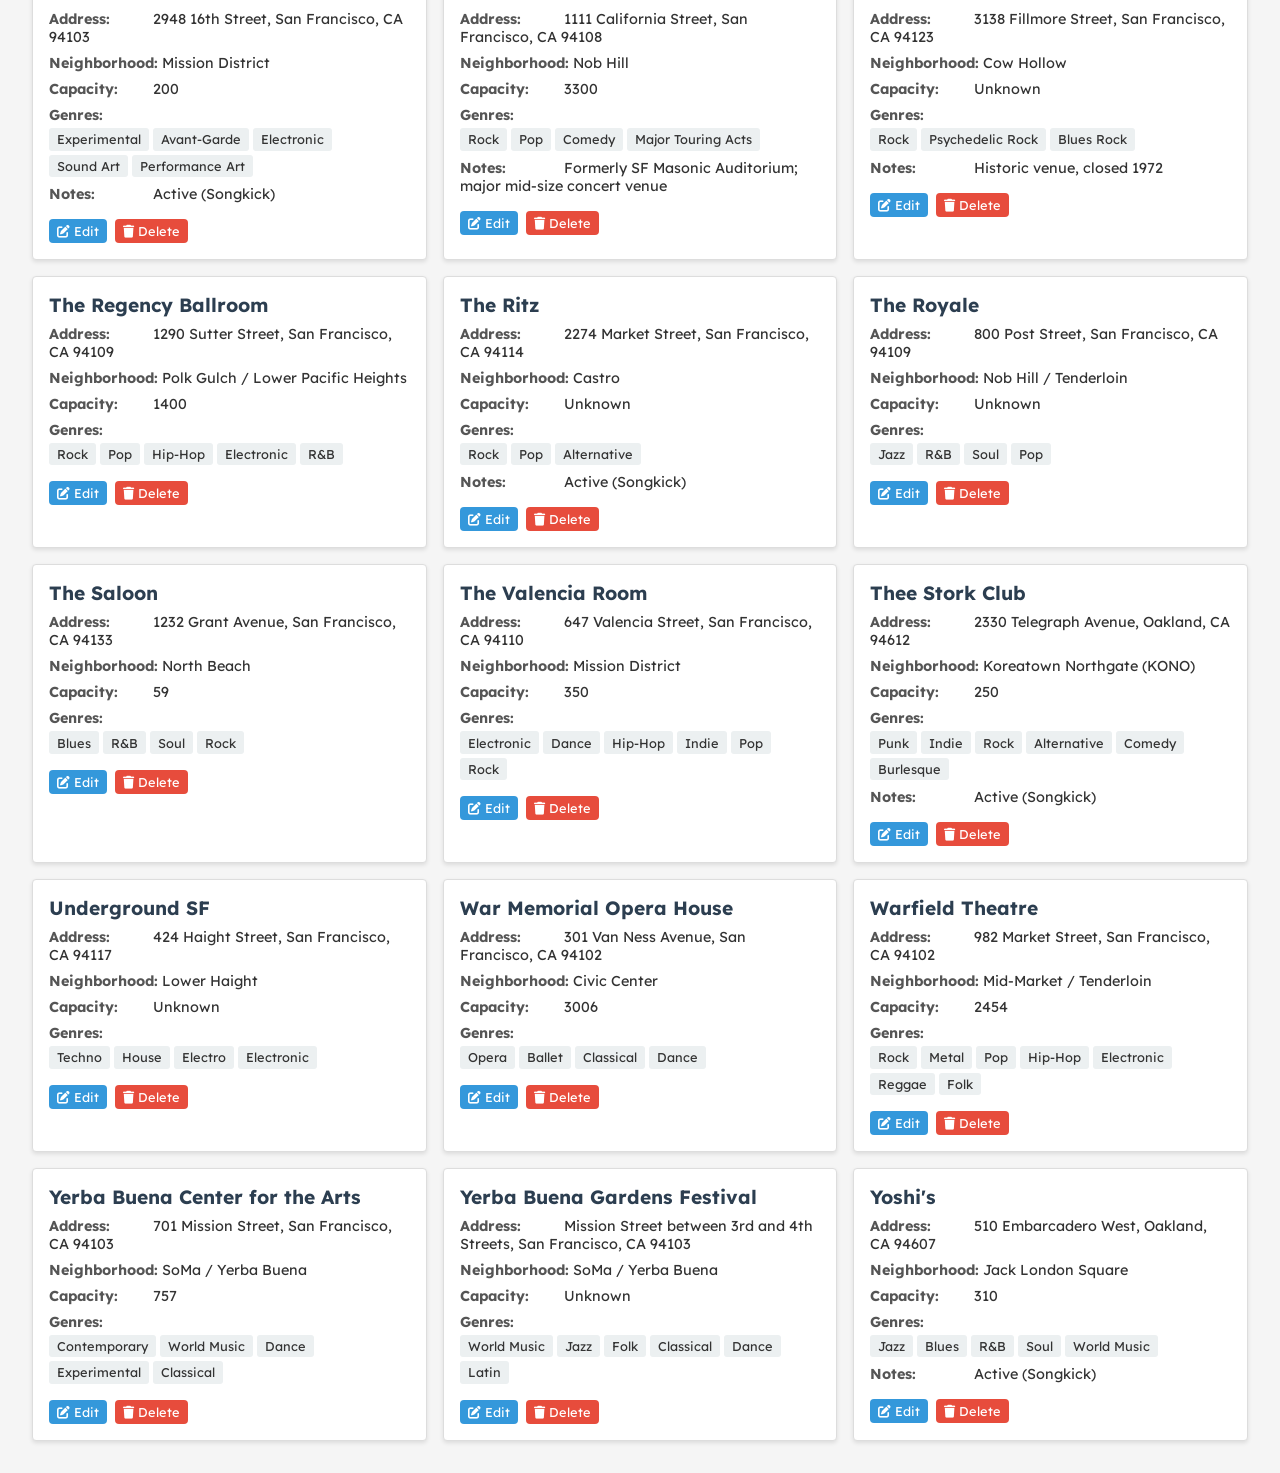
<file: venues-editor.html>
<!DOCTYPE html>
<html lang="en" dir="ltr">
<meta name="viewport" content="width=device-width, initial-scale=1">
<head>
    <meta charset="utf-8">
    <title>SF Music Venues Editor</title>
    <link href="https://fonts.googleapis.com/css2?family=Lexend:wght@100..800&display=swap" rel="stylesheet">
    <link rel="stylesheet" href="https://cdnjs.cloudflare.com/ajax/libs/font-awesome/6.4.0/css/all.min.css" integrity="sha512-iecdLmaskl7CVkqkXNQ/ZH/XLlvWZOJyj7Yy7tcenmpD1ypASozpmT/E0iPtmFIB46ZmdtAc9eNBvH0H/ZpiBw==" crossorigin="anonymous" referrerpolicy="no-referrer" />
    <style>
        :root {
            --background-color: #f5f5f5;
            --text-color: #333;
            --header-background: #2c3e50;
            --header-color: #fff;
            --card-background: #fff;
            --border-color: #ddd;
            --accent-color: #3498db;
            --danger-color: #e74c3c;
            --success-color: #27ae60;
            box-sizing: border-box;
            font-family: "Lexend", "Helvetica Neue", "Helvetica", sans-serif;
            font-size: 16px;
        }

        * {
            box-sizing: border-box;
        }

        body {
            background-color: var(--background-color);
            color: var(--text-color);
            margin: 0;
            padding: 0;
        }

        header {
            background-color: var(--header-background);
            color: var(--header-color);
            padding: 1.5rem;
            box-shadow: 0 2px 4px rgba(0,0,0,0.1);
        }

        header h1 {
            margin: 0 0 1rem 0;
            font-size: 2rem;
        }

        .controls {
            display: flex;
            gap: 1rem;
            flex-wrap: wrap;
            align-items: center;
        }

        .search-box {
            flex: 1;
            min-width: 250px;
        }

        .search-box input {
            width: 100%;
            padding: 0.5rem;
            border: none;
            border-radius: 4px;
            font-size: 1rem;
        }

        button {
            padding: 0.5rem 1rem;
            border: none;
            border-radius: 4px;
            cursor: pointer;
            font-size: 0.9rem;
            font-family: inherit;
            transition: all 0.2s;
        }

        .btn-primary {
            background-color: var(--accent-color);
            color: white;
        }

        .btn-primary:hover {
            background-color: #2980b9;
        }

        .btn-success {
            background-color: var(--success-color);
            color: white;
        }

        .btn-success:hover {
            background-color: #229954;
        }

        .btn-danger {
            background-color: var(--danger-color);
            color: white;
        }

        .btn-danger:hover {
            background-color: #c0392b;
        }

        .btn-small {
            padding: 0.25rem 0.5rem;
            font-size: 0.8rem;
        }

        main {
            padding: 2rem;
            max-width: 1400px;
            margin: 0 auto;
        }

        .stats {
            background: var(--card-background);
            padding: 1rem;
            border-radius: 4px;
            margin-bottom: 1rem;
            box-shadow: 0 1px 3px rgba(0,0,0,0.1);
        }

        .venues-grid {
            display: none;
            grid-template-columns: repeat(auto-fill, minmax(350px, 1fr));
            gap: 1rem;
        }

        .venue-card {
            background: var(--card-background);
            border: 1px solid var(--border-color);
            border-radius: 4px;
            padding: 1rem;
            box-shadow: 0 2px 4px rgba(0,0,0,0.1);
            transition: transform 0.2s, box-shadow 0.2s;
        }

        .venue-card:hover {
            transform: translateY(-2px);
            box-shadow: 0 4px 8px rgba(0,0,0,0.15);
        }

        .venue-card.editing {
            border-color: var(--accent-color);
            box-shadow: 0 4px 12px rgba(52, 152, 219, 0.3);
        }

        .venue-card h3 {
            margin: 0 0 0.5rem 0;
            color: var(--header-background);
            font-size: 1.2rem;
        }

        .venue-field {
            margin-bottom: 0.5rem;
            font-size: 0.9rem;
        }

        .venue-field strong {
            display: inline-block;
            min-width: 100px;
            color: #555;
        }

        .genre-tags {
            display: flex;
            flex-wrap: wrap;
            gap: 0.25rem;
            margin-top: 0.25rem;
        }

        .genre-tag {
            background-color: #ecf0f1;
            padding: 0.2rem 0.5rem;
            border-radius: 3px;
            font-size: 0.8rem;
        }

        .venue-actions {
            margin-top: 1rem;
            display: flex;
            gap: 0.5rem;
        }

        .modal {
            display: none;
            position: fixed;
            top: 0;
            left: 0;
            width: 100%;
            height: 100%;
            background-color: rgba(0,0,0,0.5);
            z-index: 1000;
            align-items: center;
            justify-content: center;
        }

        .modal.active {
            display: flex;
        }

        .modal-content {
            background: white;
            padding: 2rem;
            border-radius: 8px;
            max-width: 600px;
            width: 90%;
            max-height: 90vh;
            overflow-y: auto;
        }

        .modal-content h2 {
            margin-top: 0;
        }

        .form-group {
            margin-bottom: 1rem;
        }

        .form-group label {
            display: block;
            margin-bottom: 0.25rem;
            font-weight: 500;
        }

        .form-group input,
        .form-group textarea {
            width: 100%;
            padding: 0.5rem;
            border: 1px solid var(--border-color);
            border-radius: 4px;
            font-family: inherit;
            font-size: 0.9rem;
        }

        .form-group textarea {
            min-height: 80px;
            resize: vertical;
        }

        .form-actions {
            display: flex;
            gap: 0.5rem;
            justify-content: flex-end;
            margin-top: 1.5rem;
        }

        .loading {
            text-align: center;
            padding: 2rem;
            font-size: 1.2rem;
            color: #999;
        }

        .view-toggle {
            display: flex;
            gap: 0.5rem;
        }

        .table-view {
            display: none;
            overflow-x: auto;
        }

        .table-view.active {
            display: block;
        }

        .venues-grid.active {
            display: grid;
        }

        table {
            width: 100%;
            border-collapse: collapse;
            background: white;
            box-shadow: 0 1px 3px rgba(0,0,0,0.1);
        }

        th, td {
            padding: 0.75rem;
            text-align: left;
            border-bottom: 1px solid var(--border-color);
        }

        th {
            background-color: var(--header-background);
            color: white;
            font-weight: 600;
            position: sticky;
            top: 0;
        }

        tr:hover {
            background-color: #f8f9fa;
        }
    </style>
</head>
<body>
<header>
    <h1><i class="fas fa-music"></i> SF Music Venues Editor</h1>
    <div class="controls">
        <div class="search-box">
            <input type="text" id="searchInput" placeholder="Search venues, neighborhoods, genres...">
        </div>
        <div class="view-toggle">
            <button class="btn-primary" onclick="app.toggleView('grid')">
                <i class="fas fa-grip"></i> Cards
            </button>
            <button class="btn-primary" onclick="app.toggleView('table')">
                <i class="fas fa-table"></i> Table
            </button>
        </div>
        <button class="btn-success" onclick="app.addNewVenue()">
            <i class="fas fa-plus"></i> Add Venue
        </button>
        <button class="btn-success" onclick="app.exportJSON()">
            <i class="fas fa-download"></i> Export JSON
        </button>
        <button class="btn-primary" onclick="app.loadFile()">
            <i class="fas fa-upload"></i> Load File
        </button>
    </div>
</header>

<main>
    <div class="stats" id="stats">
        <strong>Total Venues:</strong> <span id="venueCount">0</span> |
        <strong>Displayed:</strong> <span id="displayCount">0</span>
    </div>

    <div id="loading" class="loading">
        <i class="fas fa-spinner fa-spin"></i> Loading venues...
    </div>

    <div id="gridView" class="venues-grid active"></div>

    <div id="tableView" class="table-view"></div>
</main>

<!-- Edit/Add Modal -->
<div id="editModal" class="modal">
    <div class="modal-content">
        <h2 id="modalTitle">Edit Venue</h2>
        <form id="editForm">
            <div class="form-group">
                <label for="editName">Name *</label>
                <input type="text" id="editName" required>
            </div>
            <div class="form-group">
                <label for="editAddress">Address *</label>
                <input type="text" id="editAddress" required>
            </div>
            <div class="form-group">
                <label for="editNeighborhood">Neighborhood *</label>
                <input type="text" id="editNeighborhood" required>
            </div>
            <div class="form-group">
                <label for="editCapacity">Capacity</label>
                <input type="text" id="editCapacity">
            </div>
            <div class="form-group">
                <label for="editGenres">Typical Genres (comma-separated)</label>
                <input type="text" id="editGenres" placeholder="rock, indie, jazz">
            </div>
            <div class="form-group">
                <label for="editNotes">Notes</label>
                <textarea id="editNotes"></textarea>
            </div>
            <div class="form-actions">
                <button type="button" class="btn-primary" onclick="app.closeModal()">Cancel</button>
                <button type="submit" class="btn-success">Save</button>
            </div>
        </form>
    </div>
</div>

<!-- Hidden file input -->
<input type="file" id="fileInput" accept=".json" style="display: none;">

<script>
(function() {
    const $ = str => document.querySelector(str);
    const $$ = str => document.querySelectorAll(str);

    const app = {
        data: [],
        filteredData: [],
        currentView: 'grid',
        editingIndex: null,

        state: {
            loaded: false
        },

        init() {
            // Set up event listeners
            $('#searchInput').addEventListener('input', (e) => {
                app.filterVenues(e.target.value);
            });

            $('#editForm').addEventListener('submit', (e) => {
                e.preventDefault();
                app.saveVenue();
            });

            $('#fileInput').addEventListener('change', (e) => {
                app.handleFileLoad(e);
            });

            // Load data from venues.json
            app.fetch('venues.json', (data) => {
                app.data = data;
                app.filteredData = [...data];
                app.render();
            });
        },

        fetch(url, callback) {
            fetch(url)
                .then(response => response.json())
                .then(data => {
                    app.state.loaded = true;
                    $('#loading').style.display = 'none';
                    if (callback && typeof(callback) === "function") {
                        callback(data);
                    }
                })
                .catch(error => {
                    console.error('Fetch error:', error);
                    $('#loading').innerHTML = '<i class="fas fa-exclamation-triangle"></i> Error loading venues. Please ensure venues.json is in the same directory.';
                });
        },

        filterVenues(searchTerm) {
            const term = searchTerm.toLowerCase().trim();

            if (!term) {
                app.filteredData = [...app.data];
            } else {
                app.filteredData = app.data.filter(venue => {
                    return venue.name.toLowerCase().includes(term) ||
                           venue.neighborhood.toLowerCase().includes(term) ||
                           (venue.address && venue.address.toLowerCase().includes(term)) ||
                           (venue.notes && venue.notes.toLowerCase().includes(term)) ||
                           (venue.typical_genres && venue.typical_genres.some(g => g.toLowerCase().includes(term)));
                });
            }

            app.render();
        },

        render() {
            app.updateStats();

            if (app.currentView === 'grid') {
                app.renderGrid();
            } else {
                app.renderTable();
            }
        },

        updateStats() {
            $('#venueCount').textContent = app.data.length;
            $('#displayCount').textContent = app.filteredData.length;
        },

        renderGrid() {
            const grid = $('#gridView');
            let html = '';

            app.filteredData.forEach((venue, index) => {
                const genres = venue.typical_genres ? venue.typical_genres.map(g =>
                    `<span class="genre-tag">${g}</span>`
                ).join('') : '';

                html += `
                    <div class="venue-card" data-index="${index}">
                        <h3>${venue.name}</h3>
                        <div class="venue-field">
                            <strong>Address:</strong> ${venue.address || 'N/A'}
                        </div>
                        <div class="venue-field">
                            <strong>Neighborhood:</strong> ${venue.neighborhood || 'N/A'}
                        </div>
                        <div class="venue-field">
                            <strong>Capacity:</strong> ${venue.capacity || 'Unknown'}
                        </div>
                        ${venue.typical_genres ? `
                            <div class="venue-field">
                                <strong>Genres:</strong>
                                <div class="genre-tags">${genres}</div>
                            </div>
                        ` : ''}
                        ${venue.notes ? `
                            <div class="venue-field">
                                <strong>Notes:</strong> ${venue.notes}
                            </div>
                        ` : ''}
                        <div class="venue-actions">
                            <button class="btn-primary btn-small" onclick="app.editVenue(${app.data.indexOf(venue)})">
                                <i class="fas fa-edit"></i> Edit
                            </button>
                            <button class="btn-danger btn-small" onclick="app.deleteVenue(${app.data.indexOf(venue)})">
                                <i class="fas fa-trash"></i> Delete
                            </button>
                        </div>
                    </div>
                `;
            });

            grid.innerHTML = html || '<p style="text-align: center; padding: 2rem; color: #999;">No venues found.</p>';
        },

        renderTable() {
            const tableView = $('#tableView');
            let html = `
                <table>
                    <thead>
                        <tr>
                            <th>Name</th>
                            <th>Address</th>
                            <th>Neighborhood</th>
                            <th>Capacity</th>
                            <th>Genres</th>
                            <th>Notes</th>
                            <th>Actions</th>
                        </tr>
                    </thead>
                    <tbody>
            `;

            app.filteredData.forEach((venue) => {
                const genres = venue.typical_genres ? venue.typical_genres.join(', ') : '';
                const index = app.data.indexOf(venue);

                html += `
                    <tr>
                        <td><strong>${venue.name}</strong></td>
                        <td>${venue.address || 'N/A'}</td>
                        <td>${venue.neighborhood || 'N/A'}</td>
                        <td>${venue.capacity || 'Unknown'}</td>
                        <td>${genres}</td>
                        <td>${venue.notes || ''}</td>
                        <td>
                            <button class="btn-primary btn-small" onclick="app.editVenue(${index})">
                                <i class="fas fa-edit"></i>
                            </button>
                            <button class="btn-danger btn-small" onclick="app.deleteVenue(${index})">
                                <i class="fas fa-trash"></i>
                            </button>
                        </td>
                    </tr>
                `;
            });

            html += '</tbody></table>';
            tableView.innerHTML = html || '<p style="text-align: center; padding: 2rem; color: #999;">No venues found.</p>';
        },

        toggleView(view) {
            app.currentView = view;

            if (view === 'grid') {
                $('#gridView').classList.add('active');
                $('#tableView').classList.remove('active');
            } else {
                $('#gridView').classList.remove('active');
                $('#tableView').classList.add('active');
            }

            app.render();
        },

        editVenue(index) {
            app.editingIndex = index;
            const venue = app.data[index];

            $('#modalTitle').textContent = 'Edit Venue';
            $('#editName').value = venue.name || '';
            $('#editAddress').value = venue.address || '';
            $('#editNeighborhood').value = venue.neighborhood || '';
            $('#editCapacity').value = venue.capacity || '';
            $('#editGenres').value = venue.typical_genres ? venue.typical_genres.join(', ') : '';
            $('#editNotes').value = venue.notes || '';

            $('#editModal').classList.add('active');
        },

        addNewVenue() {
            app.editingIndex = null;

            $('#modalTitle').textContent = 'Add New Venue';
            $('#editForm').reset();

            $('#editModal').classList.add('active');
        },

        saveVenue() {
            const venue = {
                name: $('#editName').value.trim(),
                address: $('#editAddress').value.trim(),
                neighborhood: $('#editNeighborhood').value.trim(),
                capacity: $('#editCapacity').value.trim() || null,
                typical_genres: $('#editGenres').value.trim() ?
                    $('#editGenres').value.split(',').map(g => g.trim()) : [],
                notes: $('#editNotes').value.trim()
            };

            if (app.editingIndex !== null) {
                // Update existing venue
                app.data[app.editingIndex] = venue;
            } else {
                // Add new venue
                app.data.push(venue);
            }

            app.closeModal();
            app.filterVenues($('#searchInput').value);
        },

        deleteVenue(index) {
            if (confirm(`Are you sure you want to delete "${app.data[index].name}"?`)) {
                app.data.splice(index, 1);
                app.filterVenues($('#searchInput').value);
            }
        },

        closeModal() {
            $('#editModal').classList.remove('active');
            app.editingIndex = null;
        },

        exportJSON() {
            const dataStr = JSON.stringify(app.data, null, 2);
            const dataBlob = new Blob([dataStr], {type: 'application/json'});
            const url = URL.createObjectURL(dataBlob);
            const link = document.createElement('a');
            link.href = url;
            link.download = 'venues.json';
            document.body.appendChild(link);
            link.click();
            document.body.removeChild(link);
            URL.revokeObjectURL(url);
        },

        loadFile() {
            $('#fileInput').click();
        },

        handleFileLoad(event) {
            const file = event.target.files[0];
            if (!file) return;

            const reader = new FileReader();
            reader.onload = (e) => {
                try {
                    const json = JSON.parse(e.target.result);
                    if (Array.isArray(json)) {
                        app.data = json;
                        app.filteredData = [...json];
                        app.render();
                        alert('File loaded successfully!');
                    } else {
                        alert('Invalid JSON format. Expected an array of venues.');
                    }
                } catch (error) {
                    alert('Error parsing JSON file: ' + error.message);
                }
            };
            reader.readAsText(file);
        }
    };

    window.app = app;
    app.init();
})();
</script>
</body>
</html>
</file>
<file: styles.css>
/* ============================================================
   PANIC BOOKING — styles.css
   Punk-modern aesthetic: bold type, high contrast, raw energy
   ============================================================ */

/* ── Custom Properties ────────────────────────────────────── */
:root {
  --clr-black:   #0a0a0a;
  --clr-dark:    #111111;
  --clr-dark2:   #1a1a1a;
  --clr-dark3:   #222222;
  --clr-white:   #f5f0e8;
  --clr-off:     #c8c0b0;
  --clr-red:     #e8152a;
  --clr-red2:    #c0101f;
  --clr-yellow:  #f5d800;
  --clr-yellow2: #d4ba00;
  --clr-grey:    #3a3a3a;
  --clr-mid:     #555555;

  --font-display: 'Bebas Neue', 'Impact', sans-serif;
  --font-head:    'Oswald', 'Arial Narrow', sans-serif;
  --font-mono:    'IBM Plex Mono', 'Courier New', monospace;
  --font-body:    'Inter', 'Helvetica Neue', Arial, sans-serif;

  --radius:    4px;
  --radius-lg: 8px;
  --transition: 0.2s ease;
  --max-w: 1160px;
}

/* ── Reset & Base ─────────────────────────────────────────── */
*, *::before, *::after { box-sizing: border-box; margin: 0; padding: 0; }

html {
  scroll-behavior: smooth;
  font-size: 16px;
}

body {
  background: var(--clr-black);
  color: var(--clr-white);
  font-family: var(--font-body);
  line-height: 1.6;
  overflow-x: hidden;
}

/* Noise grain overlay */
.noise-overlay {
  position: fixed;
  inset: 0;
  pointer-events: none;
  z-index: 999;
  opacity: 0.035;
  background-image: url("data:image/svg+xml,%3Csvg viewBox='0 0 256 256' xmlns='http://www.w3.org/2000/svg'%3E%3Cfilter id='noise'%3E%3CfeTurbulence type='fractalNoise' baseFrequency='0.9' numOctaves='4' stitchTiles='stitch'/%3E%3C/filter%3E%3Crect width='100%25' height='100%25' filter='url(%23noise)'/%3E%3C/svg%3E");
  background-repeat: repeat;
  background-size: 180px;
}

img { display: block; max-width: 100%; }
a { color: inherit; text-decoration: none; }
ul { list-style: none; }
button { cursor: pointer; background: none; border: none; font: inherit; }

/* ── Utility ─────────────────────────────────────────────── */
.container {
  width: 100%;
  max-width: var(--max-w);
  margin-inline: auto;
  padding-inline: 1.5rem;
}

.section-tag {
  display: inline-block;
  font-family: var(--font-mono);
  font-size: 0.7rem;
  letter-spacing: 0.2em;
  text-transform: uppercase;
  color: var(--clr-red);
  border: 1px solid var(--clr-red);
  padding: 0.2em 0.7em;
  margin-bottom: 1rem;
}
.tag-dark { color: var(--clr-yellow); border-color: var(--clr-yellow); }

.section-header {
  text-align: center;
  max-width: 640px;
  margin: 0 auto 3.5rem;
}
.section-header h2 {
  font-family: var(--font-display);
  font-size: clamp(2.4rem, 5vw, 4rem);
  line-height: 1;
  letter-spacing: 0.02em;
  margin-bottom: 0.75rem;
}
.section-header p {
  color: var(--clr-off);
  font-size: 1.05rem;
}

/* ── Buttons ─────────────────────────────────────────────── */
.btn {
  display: inline-flex;
  align-items: center;
  gap: 0.5rem;
  font-family: var(--font-head);
  font-weight: 700;
  font-size: 1rem;
  letter-spacing: 0.08em;
  text-transform: uppercase;
  padding: 0.85rem 2rem;
  border: 2px solid transparent;
  border-radius: var(--radius);
  transition: all var(--transition);
  white-space: nowrap;
}

.btn-primary {
  background: var(--clr-red);
  color: var(--clr-white);
  border-color: var(--clr-red);
}
.btn-primary:hover {
  background: var(--clr-red2);
  border-color: var(--clr-red2);
  transform: translateY(-2px);
  box-shadow: 0 6px 24px rgba(232, 21, 42, 0.4);
}

.btn-ghost {
  background: transparent;
  color: var(--clr-white);
  border-color: rgba(245, 240, 232, 0.35);
}
.btn-ghost:hover {
  border-color: var(--clr-white);
  background: rgba(245, 240, 232, 0.08);
}

.btn-danger {
  background: var(--clr-yellow);
  color: var(--clr-black);
  border-color: var(--clr-yellow);
}
.btn-danger:hover {
  background: var(--clr-yellow2);
  border-color: var(--clr-yellow2);
  transform: translateY(-2px);
  box-shadow: 0 6px 24px rgba(245, 216, 0, 0.35);
}

.btn-outline {
  background: transparent;
  color: var(--clr-white);
  border-color: var(--clr-white);
}
.btn-outline:hover {
  background: var(--clr-white);
  color: var(--clr-black);
}

.btn-full { width: 100%; justify-content: center; }

/* ── Logo ─────────────────────────────────────────────────── */
.logo {
  display: flex;
  align-items: center;
  gap: 0.4rem;
  text-decoration: none;
}
.logo-exclaim {
  font-family: var(--font-display);
  font-size: 2.6rem;
  line-height: 1;
  color: var(--clr-red);
  display: block;
}
.logo-text {
  font-family: var(--font-display);
  font-size: 1.1rem;
  line-height: 1.05;
  letter-spacing: 0.06em;
  color: var(--clr-white);
}
.logo-sub {
  color: var(--clr-red);
  font-size: 0.85rem;
  letter-spacing: 0.14em;
}

/* ── Header ──────────────────────────────────────────────── */
.site-header {
  position: fixed;
  top: 0;
  left: 0;
  right: 0;
  z-index: 100;
  background: rgba(10, 10, 10, 0.92);
  backdrop-filter: blur(12px);
  -webkit-backdrop-filter: blur(12px);
  border-bottom: 1px solid var(--clr-grey);
  transition: border-color var(--transition);
}

.header-inner {
  display: flex;
  align-items: center;
  justify-content: space-between;
  height: 70px;
}

.main-nav ul {
  display: flex;
  align-items: center;
  gap: 0.25rem;
}
.main-nav a {
  font-family: var(--font-head);
  font-weight: 600;
  font-size: 0.85rem;
  letter-spacing: 0.1em;
  text-transform: uppercase;
  padding: 0.5rem 0.85rem;
  border-radius: var(--radius);
  color: var(--clr-off);
  transition: color var(--transition), background var(--transition);
}
.main-nav a:hover { color: var(--clr-white); background: var(--clr-dark3); }

.nav-cta {
  background: var(--clr-red) !important;
  color: var(--clr-white) !important;
  margin-left: 0.5rem;
}
.nav-cta:hover { background: var(--clr-red2) !important; }

/* Hamburger */
.hamburger {
  display: none;
  flex-direction: column;
  gap: 5px;
  padding: 0.4rem;
}
.hamburger span {
  display: block;
  width: 24px;
  height: 2px;
  background: var(--clr-white);
  border-radius: 2px;
  transition: all 0.25s ease;
}
.hamburger.open span:nth-child(1) { transform: translateY(7px) rotate(45deg); }
.hamburger.open span:nth-child(2) { opacity: 0; }
.hamburger.open span:nth-child(3) { transform: translateY(-7px) rotate(-45deg); }

/* Mobile nav drawer */
.mobile-nav {
  position: fixed;
  top: 70px;
  left: 0;
  right: 0;
  background: var(--clr-dark);
  border-bottom: 2px solid var(--clr-red);
  z-index: 99;
  transform: translateY(-110%);
  transition: transform 0.3s ease;
  pointer-events: none;
}
.mobile-nav.open {
  transform: translateY(0);
  pointer-events: auto;
}
.mobile-nav ul { padding: 1rem 1.5rem 1.5rem; }
.mobile-nav li { border-bottom: 1px solid var(--clr-dark3); }
.mobile-nav a {
  display: block;
  font-family: var(--font-head);
  font-size: 1.3rem;
  font-weight: 700;
  letter-spacing: 0.05em;
  text-transform: uppercase;
  padding: 0.85rem 0;
  color: var(--clr-white);
  transition: color var(--transition);
}
.mobile-nav a:hover { color: var(--clr-red); }

/* ── Hero ────────────────────────────────────────────────── */
.hero {
  position: relative;
  min-height: 100svh;
  display: flex;
  align-items: center;
  padding-top: 70px;
  overflow: hidden;
}

.hero-bg {
  position: absolute;
  inset: 0;
  z-index: 0;
}
.hero-stripe {
  position: absolute;
  top: 0;
  width: 100%;
  height: 100%;
}
.stripe-1 {
  background: linear-gradient(135deg, var(--clr-dark) 0%, transparent 60%);
  opacity: 1;
}
.stripe-2 {
  background: radial-gradient(ellipse at 80% 50%, rgba(232, 21, 42, 0.12) 0%, transparent 60%);
}
.stripe-3 {
  background: linear-gradient(to bottom, transparent 60%, var(--clr-black) 100%);
}

.hero-content {
  position: relative;
  z-index: 1;
  padding-top: 4rem;
  padding-bottom: 5rem;
}

.hero-eyebrow {
  display: flex;
  align-items: center;
  gap: 0.75rem;
  font-family: var(--font-mono);
  font-size: 0.7rem;
  letter-spacing: 0.3em;
  text-transform: uppercase;
  color: var(--clr-mid);
  margin-bottom: 1.5rem;
}
.dot {
  width: 6px;
  height: 6px;
  border-radius: 50%;
  background: var(--clr-red);
  display: inline-block;
}

.hero-headline {
  font-family: var(--font-display);
  font-size: clamp(4rem, 12vw, 9rem);
  line-height: 0.95;
  letter-spacing: 0.01em;
  max-width: 800px;
  margin-bottom: 1.5rem;
}
.hero-headline em {
  font-style: normal;
  color: var(--clr-red);
  -webkit-text-stroke: 1px var(--clr-red);
}

.hero-sub {
  font-size: clamp(1rem, 2vw, 1.2rem);
  color: var(--clr-off);
  max-width: 540px;
  margin-bottom: 2.5rem;
  line-height: 1.7;
}
.hero-sub strong { color: var(--clr-white); }

.hero-actions {
  display: flex;
  gap: 1rem;
  flex-wrap: wrap;
  margin-bottom: 4rem;
}

/* Ticker */
.hero-ticker {
  position: absolute;
  bottom: 0;
  left: 0;
  right: 0;
  height: 44px;
  background: var(--clr-red);
  overflow: hidden;
  display: flex;
  align-items: center;
}
.ticker-track {
  display: flex;
  gap: 0;
  white-space: nowrap;
  animation: ticker 28s linear infinite;
}
.ticker-track span {
  font-family: var(--font-head);
  font-weight: 700;
  font-size: 0.85rem;
  letter-spacing: 0.15em;
  text-transform: uppercase;
  color: var(--clr-white);
  padding: 0 1.5rem;
}
@keyframes ticker {
  from { transform: translateX(0); }
  to   { transform: translateX(-50%); }
}

/* ── Services ─────────────────────────────────────────────── */
.services {
  padding: 7rem 0;
  background: var(--clr-dark);
}

.services-grid {
  display: grid;
  grid-template-columns: repeat(auto-fit, minmax(260px, 1fr));
  gap: 1.5rem;
}

.service-card {
  background: var(--clr-dark2);
  border: 1px solid var(--clr-grey);
  border-radius: var(--radius-lg);
  padding: 2rem;
  position: relative;
  transition: border-color var(--transition), transform var(--transition);
}
.service-card:hover {
  border-color: var(--clr-red);
  transform: translateY(-4px);
}

.card-accent {
  border-color: var(--clr-red);
  background: linear-gradient(135deg, var(--clr-dark2) 0%, rgba(232,21,42,0.07) 100%);
}

.service-icon {
  font-size: 2rem;
  margin-bottom: 1rem;
  display: block;
}

.service-card h3 {
  font-family: var(--font-head);
  font-size: 1.4rem;
  font-weight: 700;
  letter-spacing: 0.04em;
  text-transform: uppercase;
  color: var(--clr-white);
  margin-bottom: 0.75rem;
}

.service-card p {
  color: var(--clr-off);
  font-size: 0.95rem;
  margin-bottom: 1.25rem;
  line-height: 1.65;
}

.service-list {
  display: flex;
  flex-direction: column;
  gap: 0.4rem;
}
.service-list li {
  font-family: var(--font-mono);
  font-size: 0.78rem;
  color: var(--clr-mid);
  padding-left: 1.1rem;
  position: relative;
}
.service-list li::before {
  content: '›';
  position: absolute;
  left: 0;
  color: var(--clr-red);
  font-weight: 700;
}

.card-badge {
  position: absolute;
  top: 1rem;
  right: 1rem;
  background: var(--clr-red);
  color: var(--clr-white);
  font-family: var(--font-mono);
  font-size: 0.62rem;
  letter-spacing: 0.12em;
  text-transform: uppercase;
  padding: 0.25em 0.7em;
  border-radius: 2px;
}

/* ── Last Minute ─────────────────────────────────────────── */
.last-minute {
  position: relative;
  padding: 7rem 0;
  background: var(--clr-black);
  overflow: hidden;
}
.lm-bg {
  position: absolute;
  inset: 0;
  background:
    radial-gradient(ellipse at 0% 50%, rgba(232, 21, 42, 0.1) 0%, transparent 55%),
    repeating-linear-gradient(
      0deg,
      transparent,
      transparent 49px,
      rgba(255,255,255,0.02) 49px,
      rgba(255,255,255,0.02) 50px
    );
  pointer-events: none;
}

.lm-inner {
  position: relative;
  z-index: 1;
  display: grid;
  grid-template-columns: 1fr 1fr;
  gap: 5rem;
  align-items: center;
}

.lm-text h2 {
  font-family: var(--font-display);
  font-size: clamp(2.4rem, 5vw, 4rem);
  line-height: 1.0;
  letter-spacing: 0.02em;
  margin-bottom: 1.5rem;
}
.lm-text h2 em {
  font-style: normal;
  color: var(--clr-yellow);
}
.lm-text p {
  color: var(--clr-off);
  font-size: 1rem;
  line-height: 1.75;
  margin-bottom: 1rem;
}

.lm-stats {
  display: flex;
  gap: 2rem;
  margin: 2rem 0;
  flex-wrap: wrap;
}
.stat {
  display: flex;
  flex-direction: column;
  gap: 0.2rem;
}
.stat-num {
  font-family: var(--font-display);
  font-size: 2.8rem;
  color: var(--clr-yellow);
  line-height: 1;
}
.stat-label {
  font-family: var(--font-mono);
  font-size: 0.7rem;
  letter-spacing: 0.1em;
  text-transform: uppercase;
  color: var(--clr-mid);
}

/* Panel card */
.lm-card {
  background: var(--clr-dark2);
  border: 1px solid var(--clr-red);
  border-radius: var(--radius-lg);
  overflow: hidden;
  font-family: var(--font-mono);
}
.lm-card-header {
  background: var(--clr-red);
  color: var(--clr-white);
  font-size: 0.72rem;
  letter-spacing: 0.2em;
  text-transform: uppercase;
  padding: 0.75rem 1.25rem;
  display: flex;
  align-items: center;
  gap: 0.6rem;
  font-weight: 700;
}
.lm-card-body {
  padding: 1.5rem;
  display: flex;
  flex-direction: column;
  gap: 1rem;
}
.lm-step {
  display: flex;
  align-items: flex-start;
  gap: 1rem;
  font-size: 0.85rem;
  color: var(--clr-off);
  line-height: 1.5;
}
.step-num {
  font-size: 0.65rem;
  font-weight: 700;
  color: var(--clr-red);
  letter-spacing: 0.1em;
  padding-top: 0.15em;
  min-width: 2em;
}

/* Blinking dot */
.blink-dot {
  display: inline-block;
  width: 8px;
  height: 8px;
  border-radius: 50%;
  background: var(--clr-red);
  animation: blink 1.2s ease-in-out infinite;
  flex-shrink: 0;
}
@keyframes blink {
  0%, 100% { opacity: 1; }
  50%       { opacity: 0.15; }
}

.contact-note {
  display: flex;
  align-items: center;
  gap: 0.6rem;
  font-family: var(--font-mono);
  font-size: 0.78rem;
  color: var(--clr-off);
  margin-top: 1.5rem;
  padding: 0.75rem 1rem;
  border: 1px solid var(--clr-grey);
  border-radius: var(--radius);
  line-height: 1.5;
}

/* ── Roster ───────────────────────────────────────────────── */
.roster {
  padding: 7rem 0;
  background: var(--clr-dark);
}

.genre-grid {
  display: flex;
  flex-wrap: wrap;
  gap: 0.75rem;
  justify-content: center;
  margin-bottom: 3.5rem;
}
.genre-pill {
  font-family: var(--font-head);
  font-weight: 600;
  font-size: 0.9rem;
  letter-spacing: 0.08em;
  text-transform: uppercase;
  padding: 0.55rem 1.25rem;
  border: 1px solid var(--clr-grey);
  border-radius: 100px;
  color: var(--clr-off);
  background: var(--clr-dark2);
  cursor: default;
  transition: all var(--transition);
}
.genre-pill:hover {
  border-color: var(--clr-red);
  color: var(--clr-white);
  background: rgba(232, 21, 42, 0.12);
}

.roster-cta {
  text-align: center;
  border-top: 1px solid var(--clr-grey);
  padding-top: 3rem;
  display: flex;
  flex-direction: column;
  align-items: center;
  gap: 1.25rem;
}
.roster-cta p {
  color: var(--clr-off);
  max-width: 480px;
  font-size: 1.05rem;
}

/* ── About ───────────────────────────────────────────────── */
.about {
  padding: 7rem 0;
  background: var(--clr-black);
}
.about-inner {
  display: grid;
  grid-template-columns: 1fr 1.6fr;
  gap: 5rem;
  align-items: center;
}

.about-visual {
  position: relative;
}
.about-block {
  width: 100%;
  padding-bottom: 100%;
  position: relative;
  border: 2px solid var(--clr-red);
  border-radius: var(--radius-lg);
}
.about-block-inner {
  position: absolute;
  inset: 0;
  display: flex;
  align-items: center;
  justify-content: center;
  background: var(--clr-dark2);
  font-size: 6rem;
  border-radius: calc(var(--radius-lg) - 2px);
}
.about-accent-lines {
  position: absolute;
  top: 16px;
  left: 16px;
  right: -16px;
  bottom: -16px;
  display: flex;
  flex-direction: column;
  pointer-events: none;
  z-index: -1;
}
.acc-line {
  border: 1px solid var(--clr-grey);
  border-radius: var(--radius-lg);
  flex: 1;
  position: absolute;
  inset: 0;
}
.acc-line:nth-child(1) { inset: 4px -4px -4px 4px; border-color: var(--clr-grey); }
.acc-line:nth-child(2) { inset: 8px -8px -8px 8px; border-color: var(--clr-dark3); }

.about-text { padding-right: 1rem; }
.about-text h2 {
  font-family: var(--font-display);
  font-size: clamp(2.2rem, 4vw, 3.5rem);
  line-height: 1.0;
  letter-spacing: 0.02em;
  margin-bottom: 1.25rem;
}
.about-text p {
  color: var(--clr-off);
  font-size: 1rem;
  line-height: 1.75;
  margin-bottom: 1rem;
}
.about-text strong { color: var(--clr-white); }
.about-text .section-tag { margin-bottom: 0.75rem; }

.about-values {
  margin-top: 2rem;
  display: flex;
  flex-direction: column;
  gap: 0.65rem;
}
.value-item {
  display: flex;
  align-items: center;
  gap: 0.75rem;
  font-size: 0.95rem;
  color: var(--clr-off);
}
.value-marker {
  color: var(--clr-red);
  font-size: 0.5rem;
  flex-shrink: 0;
}

/* ── Contact ─────────────────────────────────────────────── */
.contact {
  padding: 7rem 0;
  background: var(--clr-dark);
}

.contact-inner {
  display: grid;
  grid-template-columns: 1fr 1.8fr;
  gap: 4rem;
  align-items: start;
}

.contact-person {
  display: flex;
  align-items: center;
  gap: 1rem;
  margin-bottom: 2rem;
}
.person-avatar {
  width: 56px;
  height: 56px;
  border-radius: 50%;
  background: var(--clr-red);
  display: flex;
  align-items: center;
  justify-content: center;
  font-family: var(--font-head);
  font-size: 1.1rem;
  font-weight: 700;
  letter-spacing: 0.05em;
  color: var(--clr-white);
  flex-shrink: 0;
}
.person-details {
  display: flex;
  flex-direction: column;
  gap: 0.15rem;
}
.person-details strong {
  font-family: var(--font-head);
  font-size: 1.15rem;
  font-weight: 700;
  letter-spacing: 0.04em;
  text-transform: uppercase;
}
.person-details span {
  font-family: var(--font-mono);
  font-size: 0.72rem;
  color: var(--clr-mid);
  letter-spacing: 0.1em;
  text-transform: uppercase;
}

.contact-methods {
  display: flex;
  flex-direction: column;
  gap: 0.75rem;
}
.contact-method {
  display: grid;
  grid-template-columns: 2rem 1fr;
  grid-template-rows: auto auto;
  align-items: center;
  gap: 0 0.75rem;
  padding: 1rem 1.25rem;
  border: 1px solid var(--clr-grey);
  border-radius: var(--radius);
  background: var(--clr-dark2);
  transition: border-color var(--transition), background var(--transition);
}
.contact-method:hover {
  border-color: var(--clr-red);
  background: rgba(232, 21, 42, 0.06);
}
.method-icon {
  grid-row: 1 / 3;
  font-size: 1.2rem;
  display: flex;
  align-items: center;
}
.method-label {
  font-family: var(--font-mono);
  font-size: 0.65rem;
  letter-spacing: 0.15em;
  text-transform: uppercase;
  color: var(--clr-mid);
}
.method-value {
  font-family: var(--font-head);
  font-size: 1.05rem;
  font-weight: 600;
  color: var(--clr-white);
  letter-spacing: 0.02em;
}

/* Form */
.contact-form {
  display: flex;
  flex-direction: column;
  gap: 1.25rem;
}
.form-row {
  display: grid;
  grid-template-columns: 1fr 1fr;
  gap: 1.25rem;
}
.form-group {
  display: flex;
  flex-direction: column;
  gap: 0.4rem;
}
.form-group label {
  font-family: var(--font-mono);
  font-size: 0.7rem;
  letter-spacing: 0.15em;
  text-transform: uppercase;
  color: var(--clr-mid);
}
.form-group input,
.form-group select,
.form-group textarea {
  background: var(--clr-dark2);
  border: 1px solid var(--clr-grey);
  border-radius: var(--radius);
  color: var(--clr-white);
  font-family: var(--font-body);
  font-size: 0.95rem;
  padding: 0.75rem 1rem;
  transition: border-color var(--transition);
  width: 100%;
  -webkit-appearance: none;
  appearance: none;
}
.form-group input::placeholder,
.form-group textarea::placeholder { color: var(--clr-grey); }
.form-group input:focus,
.form-group select:focus,
.form-group textarea:focus {
  outline: none;
  border-color: var(--clr-red);
  box-shadow: 0 0 0 3px rgba(232, 21, 42, 0.12);
}
.form-group select {
  background-image: url("data:image/svg+xml,%3Csvg xmlns='http://www.w3.org/2000/svg' width='12' height='8' viewBox='0 0 12 8'%3E%3Cpath d='M1 1l5 5 5-5' stroke='%23555' stroke-width='1.5' fill='none' stroke-linecap='round'/%3E%3C/svg%3E");
  background-repeat: no-repeat;
  background-position: right 1rem center;
  padding-right: 2.5rem;
  cursor: pointer;
}
.form-group select option { background: var(--clr-dark); }
.form-group textarea { resize: vertical; min-height: 120px; }

/* ── Footer ──────────────────────────────────────────────── */
.site-footer {
  background: var(--clr-black);
  border-top: 1px solid var(--clr-dark3);
  padding-top: 4rem;
}
.footer-inner {
  display: grid;
  grid-template-columns: 1.5fr 1fr 1fr 1fr;
  gap: 3rem;
  padding-bottom: 3rem;
}
.footer-brand p {
  color: var(--clr-mid);
  font-size: 0.9rem;
  margin-top: 1rem;
  max-width: 260px;
  line-height: 1.65;
}
.footer-links h4,
.footer-contact h4 {
  font-family: var(--font-head);
  font-size: 0.8rem;
  font-weight: 700;
  letter-spacing: 0.15em;
  text-transform: uppercase;
  color: var(--clr-mid);
  margin-bottom: 1rem;
}
.footer-links ul { display: flex; flex-direction: column; gap: 0.5rem; }
.footer-links a {
  font-size: 0.95rem;
  color: var(--clr-off);
  transition: color var(--transition);
}
.footer-links a:hover { color: var(--clr-red); }
.footer-contact {
  display: flex;
  flex-direction: column;
  gap: 0;
}
.footer-contact p {
  font-family: var(--font-head);
  font-size: 1rem;
  font-weight: 600;
  letter-spacing: 0.05em;
  text-transform: uppercase;
  color: var(--clr-white);
  margin-bottom: 0.5rem;
}
.footer-contact a {
  display: block;
  color: var(--clr-off);
  font-size: 0.9rem;
  margin-bottom: 0.3rem;
  transition: color var(--transition);
}
.footer-contact a:hover { color: var(--clr-red); }

.footer-bottom {
  border-top: 1px solid var(--clr-dark3);
  padding: 1.25rem 0;
}
.footer-bottom .container {
  display: flex;
  justify-content: space-between;
  align-items: center;
  flex-wrap: wrap;
  gap: 0.5rem;
}
.footer-bottom span {
  font-family: var(--font-mono);
  font-size: 0.72rem;
  color: var(--clr-mid);
  letter-spacing: 0.06em;
}
.footer-motto {
  color: var(--clr-red) !important;
  text-transform: uppercase;
}

/* ── Scroll Reveal ───────────────────────────────────────── */
.reveal {
  opacity: 0;
  transform: translateY(28px);
  transition: opacity 0.6s ease, transform 0.6s ease;
}
.reveal.visible {
  opacity: 1;
  transform: translateY(0);
}

/* ── Responsive ──────────────────────────────────────────── */
@media (max-width: 1024px) {
  .lm-inner { grid-template-columns: 1fr; gap: 3rem; }
  .about-inner { grid-template-columns: 1fr; gap: 3rem; }
  .about-visual { display: none; }
  .contact-inner { grid-template-columns: 1fr; gap: 3rem; }
  .footer-inner { grid-template-columns: 1fr 1fr; }
  .footer-brand { grid-column: 1 / -1; }
  .platform-inner { grid-template-columns: 1fr; gap: 3rem; }
}

@media (max-width: 768px) {
  .main-nav { display: none; }
  .hamburger { display: flex; }
  .form-row { grid-template-columns: 1fr; }
  .footer-inner { grid-template-columns: 1fr; }
  .lm-stats { gap: 1.5rem; }
  .hero-headline { font-size: clamp(3rem, 15vw, 5rem); }
  .hero-actions { flex-direction: column; align-items: flex-start; }
  .footer-bottom .container { flex-direction: column; text-align: center; }
}

@media (max-width: 480px) {
  .services-grid { grid-template-columns: 1fr; }
}

/* ── Nav: Platform link ──────────────────────────────────── */
.nav-app {
  background: var(--clr-dark3) !important;
  color: var(--clr-white) !important;
  margin-left: 0.25rem;
  border: 1px solid var(--clr-dark2);
}
.nav-app:hover { background: var(--clr-dark2) !important; color: var(--clr-red) !important; }

/* ── Platform Callout Section ────────────────────────────── */
.platform-callout {
  background: var(--clr-black);
  padding: 6rem 0;
  border-top: 1px solid var(--clr-dark3);
  border-bottom: 1px solid var(--clr-dark3);
}
.platform-inner {
  display: grid;
  grid-template-columns: 1fr 1fr;
  gap: 5rem;
  align-items: center;
}
.platform-callout .section-tag { margin-bottom: 1rem; display: block; }
.platform-callout h2 {
  font-family: var(--font-head);
  font-size: clamp(2.2rem, 5vw, 3.5rem);
  font-weight: 700;
  line-height: 1.1;
  color: var(--clr-white);
  margin-bottom: 1.25rem;
}
.platform-callout h2 em {
  font-style: normal;
  color: var(--clr-red);
}
.platform-callout p {
  color: var(--clr-mid);
  line-height: 1.7;
  margin-bottom: 1.5rem;
  max-width: 480px;
}
.platform-list {
  list-style: none;
  display: flex;
  flex-direction: column;
  gap: 0.65rem;
  margin-bottom: 2rem;
  padding: 0;
}
.platform-list li {
  color: var(--clr-off);
  font-size: 0.95rem;
  display: flex;
  align-items: center;
  gap: 0.6rem;
}
.platform-bullet { font-size: 1.1rem; flex-shrink: 0; }
.platform-actions { display: flex; gap: 1rem; flex-wrap: wrap; }

/* Dark Nights preview card */
.dn-preview {
  background: var(--clr-dark1);
  border: 1px solid var(--clr-dark2);
  border-radius: 6px;
  overflow: hidden;
  font-family: var(--font-mono);
  font-size: 0.85rem;
}
.dn-preview-header {
  background: var(--clr-dark2);
  padding: 0.7rem 1rem;
  color: var(--clr-mid);
  font-size: 0.75rem;
  letter-spacing: 0.1em;
  display: flex;
  align-items: center;
  gap: 0.6rem;
}
.dn-preview-row {
  display: flex;
  justify-content: space-between;
  align-items: center;
  padding: 0.65rem 1rem;
  border-bottom: 1px solid var(--clr-dark3);
  gap: 1rem;
}
.dn-venue { color: var(--clr-off); flex: 1; }
.dn-badge {
  font-size: 0.7rem;
  font-weight: 700;
  letter-spacing: 0.1em;
  padding: 0.2rem 0.5rem;
  border-radius: 3px;
  flex-shrink: 0;
}
.dn-badge.dark { background: rgba(220,50,50,0.15); color: var(--clr-red); border: 1px solid rgba(220,50,50,0.3); }
.dn-badge.booked { background: rgba(80,80,80,0.3); color: var(--clr-mid); border: 1px solid var(--clr-dark2); }
.dark-row { background: rgba(220,50,50,0.03); }
.dn-preview-footer {
  padding: 0.75rem 1rem;
  text-align: right;
}
.dn-preview-footer a {
  color: var(--clr-red);
  font-size: 0.8rem;
  text-decoration: none;
  transition: color var(--transition);
}
.dn-preview-footer a:hover { color: var(--clr-white); }

/* ── Join Platform Section ───────────────────────────────── */
.join-platform {
  padding: 7rem 0 6rem;
  background: var(--clr-dark);
  position: relative;
  overflow: hidden;
}

.join-platform::before {
  content: 'JOIN';
  position: absolute;
  top: 50%;
  left: 50%;
  transform: translate(-50%, -50%);
  font-family: var(--font-display);
  font-size: clamp(12rem, 25vw, 22rem);
  color: rgba(255,255,255,0.018);
  letter-spacing: 0.05em;
  pointer-events: none;
  user-select: none;
  white-space: nowrap;
}

.join-grid {
  display: grid;
  grid-template-columns: repeat(3, 1fr);
  gap: 1.5rem;
  align-items: start;
}

.join-card {
  position: relative;
  background: var(--clr-dark2);
  border: 1px solid var(--clr-grey);
  border-radius: var(--radius-lg);
  padding: 2rem 1.75rem 1.75rem;
  display: flex;
  flex-direction: column;
  gap: 1rem;
  transition: border-color var(--transition), transform var(--transition);
}
.join-card:hover {
  border-color: var(--clr-mid);
  transform: translateY(-4px);
}

.join-card-featured {
  border-color: var(--clr-red);
  background: var(--clr-dark3);
  box-shadow: 0 0 40px rgba(232, 21, 42, 0.12);
}
.join-card-featured:hover {
  border-color: var(--clr-red);
  box-shadow: 0 8px 48px rgba(232, 21, 42, 0.2);
}

.join-card-badge {
  position: absolute;
  top: -1px;
  right: 1.5rem;
  background: var(--clr-red);
  color: var(--clr-white);
  font-family: var(--font-mono);
  font-size: 0.65rem;
  font-weight: 700;
  letter-spacing: 0.15em;
  text-transform: uppercase;
  padding: 0.3em 0.75em;
  border-radius: 0 0 var(--radius) var(--radius);
}

.join-card-icon {
  font-size: 2.25rem;
  line-height: 1;
}

.join-card h3 {
  font-family: var(--font-display);
  font-size: 1.9rem;
  letter-spacing: 0.04em;
  line-height: 1;
  color: var(--clr-white);
}

.join-card p {
  color: var(--clr-off);
  font-size: 0.92rem;
  line-height: 1.7;
  flex: 1;
}

.join-perks {
  list-style: none;
  display: flex;
  flex-direction: column;
  gap: 0.5rem;
  margin: 0.25rem 0;
}
.join-perks li {
  font-size: 0.85rem;
  color: var(--clr-off);
  padding-left: 1.25rem;
  position: relative;
  line-height: 1.5;
}
.join-perks li::before {
  content: '▸';
  position: absolute;
  left: 0;
  color: var(--clr-red);
  font-size: 0.7rem;
  top: 0.15em;
}

.join-btn {
  width: 100%;
  justify-content: center;
  margin-top: 0.5rem;
}

.join-login {
  text-align: center;
  margin-top: 2.5rem;
  color: var(--clr-mid);
  font-size: 0.9rem;
}
.join-login a {
  color: var(--clr-red);
  text-decoration: underline;
  text-underline-offset: 3px;
  transition: color var(--transition);
}
.join-login a:hover { color: var(--clr-white); }

@media (max-width: 900px) {
  .join-grid {
    grid-template-columns: 1fr;
    max-width: 500px;
    margin-inline: auto;
  }
}

/* ── Reduced Motion ──────────────────────────────────────── */
@media (prefers-reduced-motion: reduce) {
  *, *::before, *::after { animation-duration: 0.01ms !important; transition-duration: 0.01ms !important; }
  .ticker-track { animation: none; }
  html { scroll-behavior: auto; }
}
</file>
